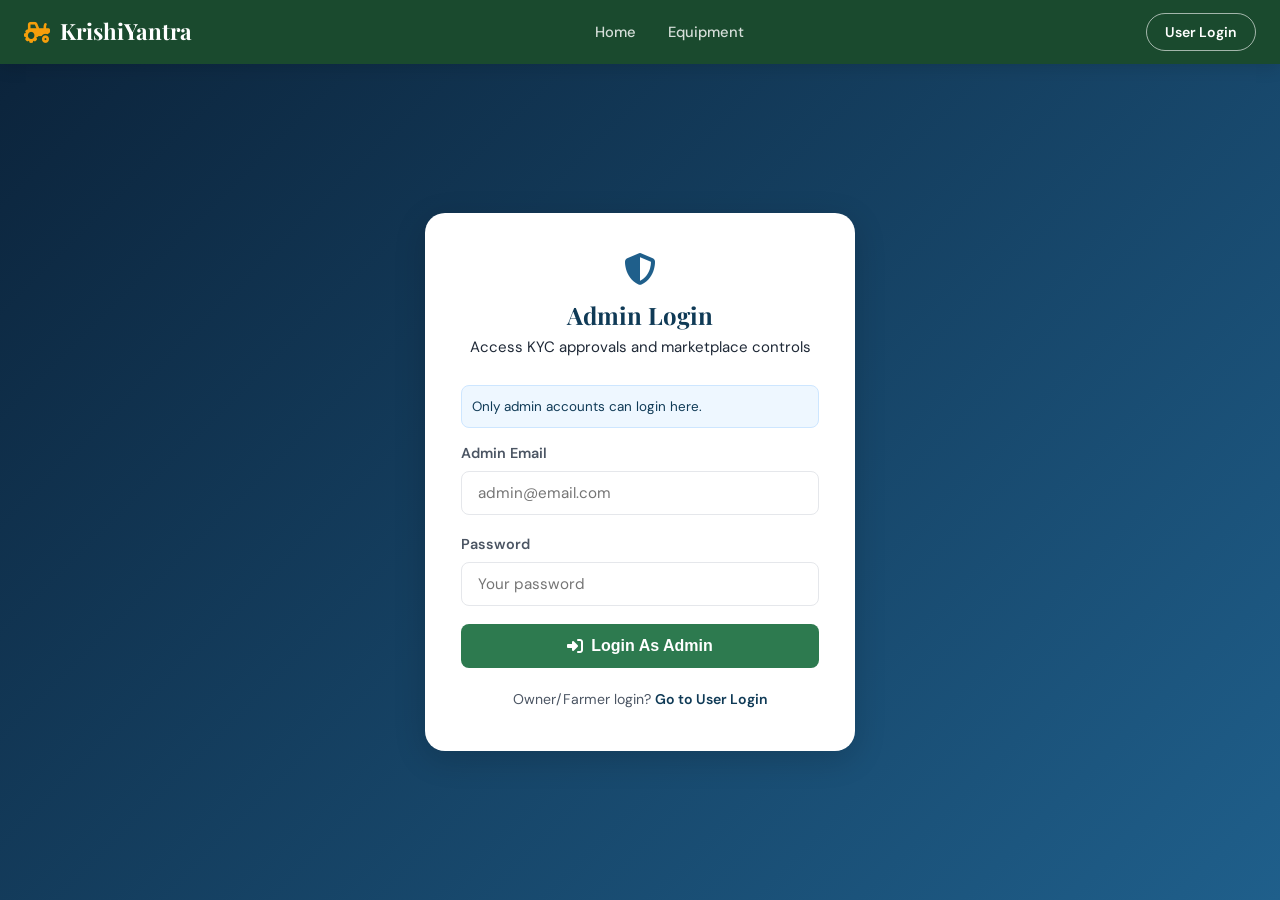
<file: frontend/pages/admin-panel.html>
<!DOCTYPE html>
<html lang="en">
<head>
  <meta charset="UTF-8"/>
  <meta name="viewport" content="width=device-width, initial-scale=1.0"/>
  <title>Admin Panel - KrishiYantra</title>
  <link rel="stylesheet" href="../css/main.css"/>
  <link href="https://fonts.googleapis.com/css2?family=Playfair+Display:wght@700;900&family=DM+Sans:wght@400;500;600&display=swap" rel="stylesheet"/>
  <link rel="stylesheet" href="https://cdnjs.cloudflare.com/ajax/libs/font-awesome/6.5.0/css/all.min.css"/>
  <style>
    .hero {
      background: linear-gradient(130deg, #102a43 0%, #1f5f8b 50%, #2c7da0 100%);
      color: #fff;
      padding: 38px 24px 30px;
    }
    .hero h1 { font-family: 'Playfair Display', serif; font-size: 2rem; }
    .hero p { color: rgba(255,255,255,0.82); }

    .admin-wrap { max-width: 1200px; margin: 26px auto; padding: 0 24px; }

    .stats-grid {
      display: grid;
      grid-template-columns: repeat(5, minmax(0, 1fr));
      gap: 12px;
      margin-bottom: 16px;
    }
    .stat-card {
      border: 1px solid var(--gray-200);
      border-radius: var(--radius-sm);
      background: #fff;
      padding: 14px;
      box-shadow: var(--shadow-sm);
    }
    .stat-label { color: var(--gray-600); font-size: 0.8rem; }
    .stat-value { font-size: 1.35rem; color: #0f3a56; font-weight: 800; margin-top: 4px; }

    .grid {
      display: grid;
      grid-template-columns: 1fr 1fr;
      gap: 16px;
    }
    .panel {
      border: 1px solid var(--gray-200);
      border-radius: var(--radius);
      background: #fff;
      box-shadow: var(--shadow-sm);
      padding: 16px;
    }
    .panel h3 {
      margin-bottom: 12px;
      font-family: 'Playfair Display', serif;
      font-size: 1.15rem;
      color: #0f3a56;
    }

    .row-card {
      border: 1px solid var(--gray-200);
      border-radius: var(--radius-sm);
      padding: 10px;
      margin-bottom: 8px;
    }
    .row-title { font-weight: 700; color: #0f3a56; }
    .row-meta { font-size: 0.82rem; color: var(--gray-600); margin-top: 4px; }
    .actions { display: flex; gap: 8px; flex-wrap: wrap; margin-top: 8px; }

    .commission-box {
      border: 1px dashed #93c5fd;
      border-radius: var(--radius-sm);
      background: #f5f9ff;
      padding: 12px;
      margin-bottom: 10px;
    }

    .empty { color: var(--gray-400); text-align: center; padding: 16px; }

    .live-badge {
      display: inline-flex;
      align-items: center;
      justify-content: center;
      min-width: 24px;
      height: 24px;
      padding: 0 8px;
      border-radius: 999px;
      font-size: 0.76rem;
      font-weight: 800;
      color: #fff;
      background: #dc2626;
      margin-left: 8px;
      box-shadow: 0 0 0 0 rgba(220, 38, 38, 0.45);
      animation: pulseBadge 1.8s infinite;
    }

    @keyframes pulseBadge {
      0% { box-shadow: 0 0 0 0 rgba(220, 38, 38, 0.45); }
      70% { box-shadow: 0 0 0 8px rgba(220, 38, 38, 0); }
      100% { box-shadow: 0 0 0 0 rgba(220, 38, 38, 0); }
    }

    .live-badge.hidden {
      display: none;
    }

    @media(max-width:980px) {
      .stats-grid { grid-template-columns: repeat(2, minmax(0, 1fr)); }
      .grid { grid-template-columns: 1fr; }
    }
  </style>
</head>
<body>
  <nav class="navbar">
    <div class="nav-brand"><i class="fa-solid fa-tractor"></i><span>KrishiYantra</span></div>
    <ul class="nav-links" id="navLinks">
      <li><a href="../index.html">Home</a></li>
      <li><a href="equipment.html">Equipment</a></li>
      <li><a href="owner-dashboard.html">Owner Dashboard</a></li>
      <li><a href="admin-panel.html" class="active">Admin Panel</a></li>
      <li><a href="contact.html">Contact</a></li>
    </ul>
    <div class="nav-auth" id="navAuth">
      <a href="login.html" class="btn-outline">Login</a>
      <a href="register.html" class="btn-primary">Register</a>
    </div>
    <button class="hamburger" id="hamburger"><i class="fa-solid fa-bars"></i></button>
  </nav>

  <div class="hero">
    <h1>Marketplace Admin Panel</h1>
    <p>Approve owner KYC, configure platform commission, and resolve disputes.</p>
  </div>

  <div class="admin-wrap">
    <div id="alertBox"></div>

    <div class="stats-grid" id="statsGrid">
      <div class="stat-card"><div class="stat-label">Pending KYC</div><div class="stat-value">-</div></div>
      <div class="stat-card"><div class="stat-label">Approved Owners</div><div class="stat-value">-</div></div>
      <div class="stat-card"><div class="stat-label">Open Disputes</div><div class="stat-value">-</div></div>
      <div class="stat-card"><div class="stat-label">Total Commission</div><div class="stat-value">-</div></div>
      <div class="stat-card"><div class="stat-label">Owner Payout</div><div class="stat-value">-</div></div>
    </div>

    <div class="grid">
      <section class="panel">
        <h3><i class="fa-solid fa-user-check"></i> Owner KYC Approvals <span id="pendingKycBadge" class="live-badge hidden">0</span></h3>
        <div id="kycList"><div class="loading-spinner"><i class="fa-solid fa-spinner fa-spin"></i> Loading...</div></div>
      </section>

      <section class="panel">
        <h3><i class="fa-solid fa-percent"></i> Commission Settings</h3>
        <div class="commission-box" id="commissionInfo"></div>
        <div class="form-group">
          <label>Default Commission Percent</label>
          <input type="number" id="commissionInput" min="0" max="100" step="0.1"/>
        </div>
        <button class="btn-green" onclick="saveCommission()"><i class="fa-solid fa-floppy-disk"></i> Save Commission</button>

        <h3 style="margin-top:18px;"><i class="fa-solid fa-scale-balanced"></i> Disputes</h3>
        <div id="disputeList"><div class="loading-spinner"><i class="fa-solid fa-spinner fa-spin"></i> Loading...</div></div>
      </section>
    </div>
  </div>

  <script src="../js/main.js"></script>
  <script>
    let lastPendingKycCount = null;
    let kycPollTimer = null;
    let kycAudioContext = null;

    function requireAdmin() {
      const user = getUser();
      if (!isLoggedIn()) {
        window.location.href = 'admin-login.html?redirect=admin-panel.html';
        return false;
      }
      if (!user || String(user.role || '').toLowerCase() !== 'admin') {
        showAlert('alertBox', 'Admin account required to access this page.', 'error');
        setTimeout(() => window.location.href = 'admin-login.html?redirect=admin-panel.html', 900);
        return false;
      }
      return true;
    }

    function initKycAudio() {
      if (kycAudioContext) return;
      const AudioContextClass = window.AudioContext || window.webkitAudioContext;
      if (!AudioContextClass) return;
      try {
        kycAudioContext = new AudioContextClass();
      } catch (_) {
        kycAudioContext = null;
      }
    }

    function playKycSoundNotification() {
      initKycAudio();
      if (!kycAudioContext) return;

      const scheduleBeep = (startAt, frequency, duration) => {
        const osc = kycAudioContext.createOscillator();
        const gain = kycAudioContext.createGain();

        osc.type = 'sine';
        osc.frequency.value = frequency;
        gain.gain.value = 0;

        osc.connect(gain);
        gain.connect(kycAudioContext.destination);

        gain.gain.setValueAtTime(0, startAt);
        gain.gain.linearRampToValueAtTime(0.06, startAt + 0.01);
        gain.gain.exponentialRampToValueAtTime(0.001, startAt + duration);

        osc.start(startAt);
        osc.stop(startAt + duration + 0.02);
      };

      const now = kycAudioContext.currentTime;
      const play = () => {
        scheduleBeep(now + 0.01, 880, 0.12);
        scheduleBeep(now + 0.19, 988, 0.12);
      };

      if (kycAudioContext.state === 'suspended') {
        kycAudioContext.resume().then(play).catch(() => {});
      } else {
        play();
      }
    }

    async function initAdmin() {
      if (!requireAdmin()) return;
      await Promise.all([loadDashboard(), loadKyc(), loadCommission(), loadDisputes()]);
      startKycRealtimePolling();
    }

    function updatePendingKycBadge(count) {
      const badge = document.getElementById('pendingKycBadge');
      if (!badge) return;

      const normalized = Number(count || 0);
      if (normalized <= 0) {
        badge.classList.add('hidden');
        badge.textContent = '0';
        document.title = 'Admin Panel - KrishiYantra';
        return;
      }

      badge.classList.remove('hidden');
      badge.textContent = normalized > 99 ? '99+' : String(normalized);
      document.title = `(${badge.textContent}) Admin Panel - KrishiYantra`;
    }

    function startKycRealtimePolling() {
      if (kycPollTimer) clearInterval(kycPollTimer);
      kycPollTimer = setInterval(() => {
        if (document.hidden) return;
        loadKyc(true);
      }, 5000);
    }

    async function loadDashboard() {
      try {
        const res = await apiCall('GET', '/admin/dashboard', null, true);
        document.getElementById('statsGrid').innerHTML = `
          <div class="stat-card"><div class="stat-label">Pending KYC</div><div class="stat-value">${res.pending_kyc || 0}</div></div>
          <div class="stat-card"><div class="stat-label">Approved Owners</div><div class="stat-value">${res.approved_owners || 0}</div></div>
          <div class="stat-card"><div class="stat-label">Open Disputes</div><div class="stat-value">${res.open_disputes || 0}</div></div>
          <div class="stat-card"><div class="stat-label">Total Commission</div><div class="stat-value">Rs. ${(res.total_commission || 0).toLocaleString('en-IN')}</div></div>
          <div class="stat-card"><div class="stat-label">Owner Payout</div><div class="stat-value">Rs. ${(res.total_owner_payout || 0).toLocaleString('en-IN')}</div></div>
        `;
      } catch (e) {
        showAlert('alertBox', e.message || 'Unable to load dashboard summary.', 'error');
      }
    }

    async function loadKyc(fromPoll = false) {
      const wrap = document.getElementById('kycList');
      try {
        const res = await apiCall('GET', '/admin/owner-kyc/pending', null, true);
        const owners = res.owners || [];
        const pendingCount = owners.length;

        if (fromPoll && lastPendingKycCount !== null && pendingCount > lastPendingKycCount) {
          const delta = pendingCount - lastPendingKycCount;
          showAlert('alertBox', `${delta} new pending KYC request${delta > 1 ? 's' : ''} received.`, 'info');
          playKycSoundNotification();
        }

        lastPendingKycCount = pendingCount;
        updatePendingKycBadge(pendingCount);

        if (!owners.length) {
          wrap.innerHTML = '<div class="empty">No pending KYC submissions.</div>';
          return;
        }

        wrap.innerHTML = owners.map((owner) => {
          const details = owner.kyc_details || {};
          return `
            <div class="row-card">
              <div class="row-title">${owner.name} (${owner.email})</div>
              <div class="row-meta">Phone: ${owner.phone || '-'} | Location: ${owner.location || '-'}</div>
              <div class="row-meta">Business: ${details.business_name || '-'} | ID: ${details.id_number || '-'} | PAN: ${details.pan_number || '-'}</div>
              <div class="actions">
                <button class="btn-green" onclick="reviewKyc('${owner.id}', 'approved')"><i class="fa-solid fa-check"></i> Approve</button>
                <button class="btn-outline" style="border-color:#fca5a5;color:#b91c1c;" onclick="reviewKyc('${owner.id}', 'rejected')"><i class="fa-solid fa-xmark"></i> Reject</button>
              </div>
            </div>
          `;
        }).join('');
      } catch (e) {
        updatePendingKycBadge(lastPendingKycCount || 0);
        wrap.innerHTML = `<div class="empty">${e.message || 'Failed to load KYC list.'}</div>`;
      }
    }

    async function reviewKyc(ownerId, decision) {
      const notes = window.prompt(`Optional notes for ${decision}:`, '') || '';
      try {
        await apiCall('PUT', `/admin/owner-kyc/${ownerId}/decision`, { decision, notes }, true);
        showAlert('alertBox', `Owner KYC ${decision}.`, 'success');
        await Promise.all([loadDashboard(), loadKyc()]);
      } catch (e) {
        showAlert('alertBox', e.message || 'Failed to update KYC decision.', 'error');
      }
    }

    async function loadCommission() {
      try {
        const res = await apiCall('GET', '/admin/commission', null, true);
        document.getElementById('commissionInfo').innerHTML = `Current default commission: <strong>${Number(res.default_percent || 0)}%</strong><br/>Last updated by: ${res.updated_by || 'system'}`;
        document.getElementById('commissionInput').value = Number(res.default_percent || 0);
      } catch (e) {
        document.getElementById('commissionInfo').textContent = e.message || 'Failed to load commission settings.';
      }
    }

    async function saveCommission() {
      const value = Number(document.getElementById('commissionInput').value || 0);
      if (Number.isNaN(value) || value < 0 || value > 100) {
        showAlert('alertBox', 'Commission must be between 0 and 100.', 'error');
        return;
      }

      try {
        await apiCall('PUT', '/admin/commission', { default_percent: value }, true);
        showAlert('alertBox', 'Commission settings saved.', 'success');
        await Promise.all([loadDashboard(), loadCommission()]);
      } catch (e) {
        showAlert('alertBox', e.message || 'Failed to save commission settings.', 'error');
      }
    }

    async function loadDisputes() {
      const wrap = document.getElementById('disputeList');
      try {
        const res = await apiCall('GET', '/admin/disputes', null, true);
        const disputes = res.disputes || [];
        if (!disputes.length) {
          wrap.innerHTML = '<div class="empty">No disputes filed.</div>';
          return;
        }

        wrap.innerHTML = disputes.map((item) => `
          <div class="row-card">
            <div class="row-title">${item.issue_type || 'other'} dispute | Status: ${item.status}</div>
            <div class="row-meta">Rental: ${item.rental_id} | Raised by: ${item.raised_by_name || '-'}</div>
            <div class="row-meta">${item.description}</div>
            <div class="actions">
              <button class="btn-outline" onclick="updateDispute('${item.id}', 'reviewing')">Mark Reviewing</button>
              <button class="btn-green" onclick="updateDispute('${item.id}', 'resolved')">Resolve</button>
              <button class="btn-outline" style="border-color:#fca5a5;color:#b91c1c;" onclick="updateDispute('${item.id}', 'rejected')">Reject</button>
            </div>
          </div>
        `).join('');
      } catch (e) {
        wrap.innerHTML = `<div class="empty">${e.message || 'Failed to load disputes.'}</div>`;
      }
    }

    async function updateDispute(disputeId, status) {
      const admin_notes = window.prompt('Admin note (optional):', '') || '';
      const resolution_note = status === 'resolved' ? (window.prompt('Resolution note:', '') || '') : '';
      try {
        await apiCall('PUT', `/admin/disputes/${disputeId}/status`, { status, admin_notes, resolution_note }, true);
        showAlert('alertBox', `Dispute marked as ${status}.`, 'success');
        await Promise.all([loadDashboard(), loadDisputes()]);
      } catch (e) {
        showAlert('alertBox', e.message || 'Unable to update dispute.', 'error');
      }
    }

    initAdmin();

    document.addEventListener('visibilitychange', () => {
      if (document.hidden) return;
      loadKyc(true);
    });

    // Prime audio context on first user interaction for better browser compatibility.
    document.addEventListener('pointerdown', () => {
      initKycAudio();
      if (kycAudioContext && kycAudioContext.state === 'suspended') {
        kycAudioContext.resume().catch(() => {});
      }
    }, { once: true });
  </script>
</body>
</html>
</file>
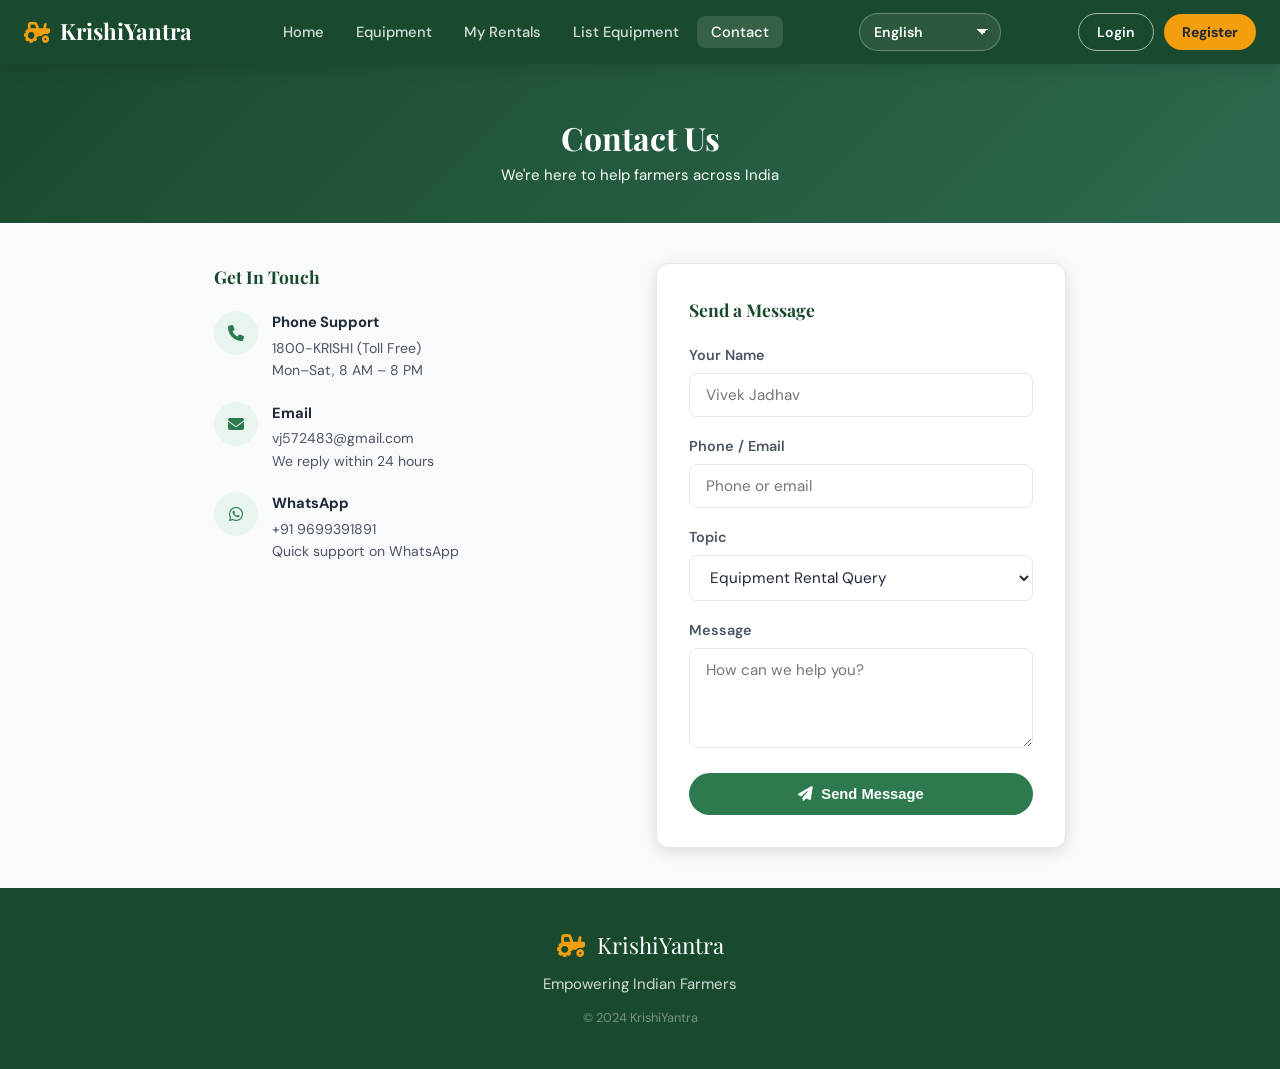
<file: frontend/pages/contact.html>
<!DOCTYPE html>
<html lang="en">
<head>
  <meta charset="UTF-8"/>
  <meta name="viewport" content="width=device-width, initial-scale=1.0"/>
  <title>Contact - KrishiYantra</title>
  <link rel="stylesheet" href="../css/main.css"/>
  <link href="https://fonts.googleapis.com/css2?family=Playfair+Display:wght@700;900&family=DM+Sans:wght@400;500;600&display=swap" rel="stylesheet"/>
  <link rel="stylesheet" href="https://cdnjs.cloudflare.com/ajax/libs/font-awesome/6.5.0/css/all.min.css"/>
  <style>
    .page-header { background: linear-gradient(135deg, var(--green-dark), #2d6a4f); color: white; padding: 48px 24px 36px; text-align: center; }
    .page-header h1 { font-family: 'Playfair Display', serif; font-size: 2rem; }
    .contact-page { max-width: 900px; margin: 40px auto; padding: 0 24px; display: grid; grid-template-columns: 1fr 1fr; gap: 32px; }
    .contact-info h3 { font-family: 'Playfair Display', serif; color: var(--green-dark); margin-bottom: 20px; }
    .info-item { display: flex; gap: 14px; margin-bottom: 20px; align-items: flex-start; }
    .info-icon { width: 44px; height: 44px; background: var(--green-pale); border-radius: 50%; display: flex; align-items: center; justify-content: center; color: var(--green-mid); font-size: 1rem; flex-shrink: 0; }
    .info-item h4 { font-weight: 700; color: var(--gray-800); margin-bottom: 2px; font-size: 0.92rem; }
    .info-item p { color: var(--gray-600); font-size: 0.88rem; }
    .contact-form-card { background: var(--white); border-radius: var(--radius); padding: 32px; box-shadow: var(--shadow-md); border: 1px solid var(--gray-200); }
    .contact-form-card h3 { font-family: 'Playfair Display', serif; color: var(--green-dark); margin-bottom: 20px; }
    @media(max-width:600px) { .contact-page { grid-template-columns: 1fr; } }
  </style>
</head>
<body>
  <nav class="navbar">
    <div class="nav-brand"><i class="fa-solid fa-tractor"></i><span>KrishiYantra</span></div>
    <ul class="nav-links" id="navLinks">
      <li><a href="../index.html">Home</a></li><li><a href="equipment.html">Equipment</a></li>
      <li><a href="my-rentals.html">My Rentals</a></li><li><a href="list-equipment.html">List Equipment</a></li>
      <li><a href="contact.html" class="active">Contact</a></li>
    </ul>
    <div class="nav-auth" id="navAuth">
      <a href="login.html" class="btn-outline">Login</a>
      <a href="register.html" class="btn-primary">Register</a>
    </div>
    <button class="hamburger" id="hamburger"><i class="fa-solid fa-bars"></i></button>
  </nav>

  <div class="page-header">
    <h1>Contact Us</h1>
    <p>We're here to help farmers across India</p>
  </div>

  <div class="contact-page">
    <div class="contact-info">
      <h3>Get In Touch</h3>
      <div class="info-item">
        <div class="info-icon"><i class="fa-solid fa-phone"></i></div>
        <div><h4>Phone Support</h4><p>1800-KRISHI (Toll Free)<br/>Mon–Sat, 8 AM – 8 PM</p></div>
      </div>
      <div class="info-item">
        <div class="info-icon"><i class="fa-solid fa-envelope"></i></div>
        <div><h4>Email</h4><p>vj572483@gmail.com<br/>We reply within 24 hours</p></div>
      </div>
      <div class="info-item">
        <div class="info-icon"><i class="fa-brands fa-whatsapp"></i></div>
        <div><h4>WhatsApp</h4><p>+91 9699391891<br/>Quick support on WhatsApp</p></div>
      </div>
    </div>

    <div class="contact-form-card">
      <h3>Send a Message</h3>
      <div id="alertBox"></div>
      <div class="form-group"><label>Your Name</label><input type="text" id="cName" placeholder="Vivek Jadhav"/></div>
      <div class="form-group"><label>Phone / Email</label><input type="text" id="cContact" placeholder="Phone or email"/></div>
      <div class="form-group">
        <label>Topic</label>
        <select id="cTopic">
          <option>Equipment Rental Query</option>
          <option>Payment Issue</option>
          <option>List My Equipment</option>
          <option>Technical Support</option>
          <option>Other</option>
        </select>
      </div>
      <div class="form-group"><label>Message</label><textarea id="cMessage" placeholder="How can we help you?"></textarea></div>
      <button class="btn-green" style="width:100%;justify-content:center;padding:13px;" onclick="sendMessage()">
        <i class="fa-solid fa-paper-plane"></i> Send Message
      </button>
    </div>
  </div>

  <footer class="footer">
    <div class="footer-brand"><i class="fa-solid fa-tractor"></i> KrishiYantra</div>
    <p>Empowering Indian Farmers</p>
    <p class="footer-copy">© 2024 KrishiYantra</p>
  </footer>

  <script src="../js/main.js"></script>
  <script>
    async function sendMessage() {
      const name = document.getElementById('cName').value.trim();
      const contact = document.getElementById('cContact').value.trim();
      const message = document.getElementById('cMessage').value.trim();
      if (!name || !contact || !message) { showAlert('alertBox','Please fill all fields','error'); return; }
      try {
        await apiCall('POST', '/contact', {
          name, contact, topic: document.getElementById('cTopic').value, message
        });
        showAlert('alertBox', '✅ Message sent! We\'ll get back to you soon.', 'success');
        ['cName','cContact','cMessage'].forEach(id => document.getElementById(id).value='');
      } catch(e) {
        showAlert('alertBox', e.message || 'Failed to send message. Please try again.', 'error');
      }
    }
  </script>
</body>
</html>
</file>
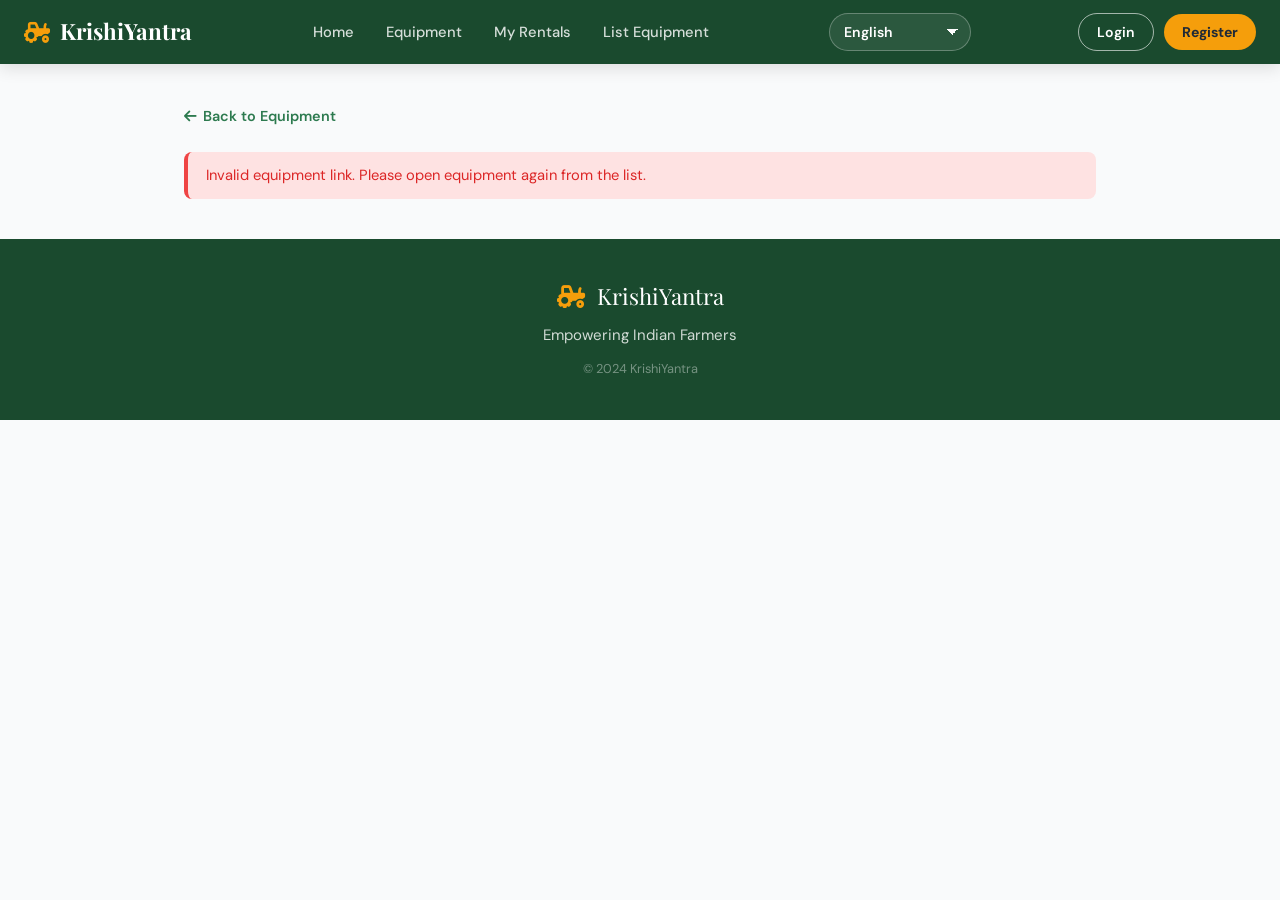
<file: frontend/pages/equipment-detail.html>
<!DOCTYPE html>
<html lang="en">
<head>
  <meta charset="UTF-8"/>
  <meta name="viewport" content="width=device-width, initial-scale=1.0"/>
  <title>Equipment Detail - KrishiYantra</title>
  <link rel="stylesheet" href="../css/main.css"/>
  <link href="https://fonts.googleapis.com/css2?family=Playfair+Display:wght@700;900&family=DM+Sans:wght@400;500;600&display=swap" rel="stylesheet"/>
  <link rel="stylesheet" href="https://cdnjs.cloudflare.com/ajax/libs/font-awesome/6.5.0/css/all.min.css"/>
  <style>
    .detail-page { max-width: 960px; margin: 40px auto; padding: 0 24px; }
    .back-link { color: var(--green-mid); font-size: 0.9rem; font-weight: 600; margin-bottom: 24px; display: inline-flex; align-items: center; gap: 6px; }
    .detail-grid { display: grid; grid-template-columns: 1fr 1fr; gap: 32px; }
    .detail-image {
      width: 100%; height: 320px; background: var(--green-pale);
      border-radius: var(--radius); display: flex; align-items: center;
      justify-content: center; font-size: 7rem; border: 1px solid var(--gray-200);
    }
    .detail-name { font-family: 'Playfair Display', serif; font-size: 1.8rem; font-weight: 900; color: var(--green-dark); margin-bottom: 10px; }
    .detail-meta { display: flex; gap: 16px; flex-wrap: wrap; margin-bottom: 18px; font-size: 0.88rem; color: var(--gray-600); }
    .detail-meta span { display: flex; align-items: center; gap: 5px; }
    .detail-rating { margin-bottom: 14px; font-size: 0.9rem; color: var(--gray-600); display: flex; align-items: center; gap: 8px; }
    .detail-rating .star { color: #f59e0b; }
    .detail-price { font-size: 2rem; font-weight: 900; color: var(--green-mid); margin-bottom: 20px; }
    .detail-price small { font-size: 0.9rem; color: var(--gray-400); font-weight: 400; }
    .detail-desc { color: var(--gray-600); line-height: 1.7; margin-bottom: 24px; font-size: 0.93rem; }
    .owner-card {
      background: var(--green-pale); border-radius: var(--radius); padding: 16px;
      display: flex; align-items: center; gap: 14px; margin-bottom: 24px;
    }
    .owner-avatar {
      width: 50px; height: 50px; background: var(--green-mid); border-radius: 50%;
      display: flex; align-items: center; justify-content: center;
      color: white; font-size: 1.2rem; font-weight: 700; flex-shrink: 0;
    }
    .owner-info h4 { font-weight: 700; color: var(--green-dark); margin-bottom: 2px; }
    .owner-info span { font-size: 0.82rem; color: var(--gray-600); }

    .booking-form { background: var(--white); border: 1.5px solid var(--gray-200); border-radius: var(--radius); padding: 24px; margin-top: 32px; }
    .booking-form h3 { font-family: 'Playfair Display', serif; font-size: 1.3rem; color: var(--green-dark); margin-bottom: 20px; }
    .booking-summary {
      background: var(--green-pale); border-radius: var(--radius-sm); padding: 14px;
      margin: 16px 0; font-size: 0.9rem;
    }
    .booking-summary .summary-row { display: flex; justify-content: space-between; padding: 4px 0; }
    .booking-summary .summary-total { font-weight: 700; border-top: 1px solid var(--gray-200); padding-top: 8px; margin-top: 4px; color: var(--green-dark); font-size: 1rem; }

    .alt-wrap {
      margin-top: 24px;
      background: #fffdf3;
      border: 1px solid #f5de8d;
      border-radius: var(--radius);
      padding: 18px;
    }
    .alt-title {
      color: #7c4a03;
      font-weight: 800;
      margin-bottom: 12px;
      display: flex;
      align-items: center;
      gap: 8px;
    }
    .alt-grid {
      display: grid;
      grid-template-columns: repeat(2, minmax(0, 1fr));
      gap: 12px;
    }
    .alt-card {
      background: var(--white);
      border: 1px solid #f2d27a;
      border-radius: var(--radius-sm);
      padding: 12px;
    }
    .alt-name { font-weight: 700; color: var(--green-dark); margin-bottom: 6px; }
    .alt-meta { color: var(--gray-600); font-size: 0.84rem; margin-bottom: 8px; }
    .alt-price { color: var(--green-mid); font-weight: 800; margin-bottom: 8px; }

    @media(max-width:700px) {
      .detail-grid { grid-template-columns: 1fr; }
      .alt-grid { grid-template-columns: 1fr; }
    }
  </style>
</head>
<body>
  <nav class="navbar">
    <div class="nav-brand"><i class="fa-solid fa-tractor"></i><span>KrishiYantra</span></div>
    <ul class="nav-links" id="navLinks">
      <li><a href="../index.html">Home</a></li>
      <li><a href="equipment.html">Equipment</a></li>
      <li><a href="my-rentals.html">My Rentals</a></li>
      <li><a href="list-equipment.html">List Equipment</a></li>
    </ul>
    <div class="nav-auth" id="navAuth">
      <a href="login.html" class="btn-outline">Login</a>
      <a href="register.html" class="btn-primary">Register</a>
    </div>
    <button class="hamburger" id="hamburger"><i class="fa-solid fa-bars"></i></button>
  </nav>

  <div class="detail-page">
    <a href="equipment.html" class="back-link"><i class="fa-solid fa-arrow-left"></i> Back to Equipment</a>
    <div id="alertBox"></div>
    <div id="detailContent"><div class="loading-spinner"><i class="fa-solid fa-spinner fa-spin"></i> Loading...</div></div>
  </div>

  <footer class="footer">
    <div class="footer-brand"><i class="fa-solid fa-tractor"></i> KrishiYantra</div>
    <p>Empowering Indian Farmers</p>
    <p class="footer-copy">© 2024 KrishiYantra</p>
  </footer>

  <script src="../js/main.js"></script>
  <script src="https://checkout.razorpay.com/v1/checkout.js"></script>
  <script>
    const urlParams = new URLSearchParams(window.location.search);
    const equipId = urlParams.get('id');
    let currentEquipment = null;
    let detailRefreshTimer = null;
    let bookingDraft = {
      startDate: '',
      endDate: '',
      deliveryAddress: '',
      notes: ''
    };
    const DETAIL_REFRESH_INTERVAL = 6000; // 6 seconds
    const ICONS = { tractor:'🚜', harvester:'🌾', rotavator:'⚙️', sprayer:'💧', thresher:'🌿', plough:'🔧', seeder:'🌱', pump:'🪣' };
    const safeText = (value) => String(value || '').replace(/[&<>"']/g, (m) => {
      if (m === '&') return '&amp;';
      if (m === '<') return '&lt;';
      if (m === '>') return '&gt;';
      if (m === '"') return '&quot;';
      return '&#39;';
    });

    function formatShortDate(rawDate) {
      const value = String(rawDate || '').trim();
      if (!value) return '';
      const parsed = new Date(`${value}T00:00:00`);
      if (Number.isNaN(parsed.getTime())) return value;
      return parsed.toLocaleDateString('en-IN', { day: '2-digit', month: 'short', year: 'numeric' });
    }

    function startDetailRefresh() {
      if (detailRefreshTimer) clearInterval(detailRefreshTimer);
      detailRefreshTimer = setInterval(() => {
        if (document.hidden) return; // Pause if tab is not visible
        if (isEditingBookingForm()) return; // Do not interrupt active input
        loadDetail();
      }, DETAIL_REFRESH_INTERVAL);
    }

    function stopDetailRefresh() {
      if (detailRefreshTimer) {
        clearInterval(detailRefreshTimer);
        detailRefreshTimer = null;
      }
    }

    // Listen for visibility changes
    document.addEventListener('visibilitychange', () => {
      if (document.hidden) stopDetailRefresh();
      else startDetailRefresh();
    });

    async function loadDetail() {
      if (!equipId) {
        showAlert('alertBox', 'Invalid equipment link. Please open equipment again from the list.', 'error');
        document.getElementById('detailContent').innerHTML = '';
        return;
      }

      if (!/^[a-f\d]{24}$/i.test(equipId)) {
        showAlert('alertBox', 'This equipment link is outdated. Please open the item again from the Equipment page.', 'error');
        document.getElementById('detailContent').innerHTML = '<div class="no-results">Invalid equipment ID format.</div>';
        return;
      }

      try {
        const res = await apiCall('GET', `/equipment/${equipId}`);
        if (!res.equipment) {
          throw new Error(res.error || 'Equipment not found');
        }
        renderDetail(res.equipment);
      } catch(e) {
        showAlert('alertBox', e.message || 'Unable to load equipment from backend.', 'error');
        document.getElementById('detailContent').innerHTML = '<div class="no-results">Could not load equipment details.</div>';
      }
    }

    function captureBookingDraft() {
      const startDate = document.getElementById('startDate');
      const endDate = document.getElementById('endDate');
      const deliveryAddress = document.getElementById('deliveryAddress');
      const notes = document.getElementById('notes');
      if (!startDate || !endDate || !deliveryAddress || !notes) return;

      bookingDraft = {
        startDate: startDate.value || '',
        endDate: endDate.value || '',
        deliveryAddress: deliveryAddress.value || '',
        notes: notes.value || ''
      };
    }

    function restoreBookingDraft(pricePerDay, isAvailable) {
      if (!isAvailable) return;

      const startDate = document.getElementById('startDate');
      const endDate = document.getElementById('endDate');
      const deliveryAddress = document.getElementById('deliveryAddress');
      const notes = document.getElementById('notes');
      if (!startDate || !endDate || !deliveryAddress || !notes) return;

      if (bookingDraft.startDate) startDate.value = bookingDraft.startDate;
      if (bookingDraft.endDate) endDate.value = bookingDraft.endDate;
      if (bookingDraft.deliveryAddress) deliveryAddress.value = bookingDraft.deliveryAddress;
      if (bookingDraft.notes) notes.value = bookingDraft.notes;

      if (startDate.value && endDate.value) {
        calcTotal(pricePerDay);
      }
    }

    function wireBookingDraftListeners() {
      const ids = ['startDate', 'endDate', 'deliveryAddress', 'notes'];
      ids.forEach((id) => {
        const el = document.getElementById(id);
        if (!el) return;
        el.addEventListener('input', captureBookingDraft);
        el.addEventListener('change', captureBookingDraft);
      });
    }

    function isEditingBookingForm() {
      const active = document.activeElement;
      if (!active) return false;
      return active.id === 'startDate' || active.id === 'endDate' || active.id === 'deliveryAddress' || active.id === 'notes';
    }

    function renderDetail(eq) {
      captureBookingDraft();
      currentEquipment = eq;
      const isAvailable = eq.available !== false;
      const user = getUser();
      const role = user && user.role ? String(user.role).toLowerCase() : '';
      const canViewAvailabilityStatus = isLoggedIn() && (role === 'farmer' || role === 'renter');
      const icon = ICONS[eq.category] || '🚜';
      const ratingAvg = Number(eq.rating_avg || 0);
      const ratingCount = Number(eq.rating_count || 0);
      const ratingLine = ratingCount > 0
        ? `<div class="detail-rating"><i class="fa-solid fa-star star"></i> ${ratingAvg.toFixed(1)} average rating from ${ratingCount} farmer review${ratingCount === 1 ? '' : 's'}</div>`
        : '<div class="detail-rating"><i class="fa-regular fa-star"></i> No farmer ratings yet</div>';
      const bookedDays = Number(eq.unavailable_booked_days || 0);
      const availableOn = eq.unavailable_until_label || formatShortDate(eq.unavailable_until_date);
      const unavailabilityMessage = bookedDays > 0 && availableOn
        ? `This equipment is already booked for ${bookedDays} day${bookedDays === 1 ? '' : 's'} and is expected to be available on ${availableOn}. We are showing nearby alternatives from other owners below.`
        : (availableOn
          ? `This equipment is already booked and is expected to be available on ${availableOn}. We are showing nearby alternatives from other owners below.`
          : 'This equipment is already booked and currently unavailable. We are showing nearby alternatives from other owners below.');
      const imageHtml = eq.image_url
        ? `<img src="${safeText(eq.image_url)}" alt="${safeText(eq.name)}" style="width:100%;height:100%;object-fit:cover" onerror="this.parentNode.textContent='${icon}'"/>`
        : icon;
      document.title = `${eq.name} - KrishiYantra`;
      document.getElementById('detailContent').innerHTML = `
        <div class="detail-grid">
          <div>
            <div class="detail-image">${imageHtml}</div>
          </div>
          <div class="detail-info">
            <span class="badge badge-green">${eq.category}</span>
            <h1 class="detail-name" style="margin-top:10px">${eq.name}</h1>
            <div class="detail-meta">
              <span><i class="fa-solid fa-location-dot"></i> ${eq.location}</span>
              ${canViewAvailabilityStatus ? `<span><i class="fa-solid fa-circle" style="color:${isAvailable?'#22c55e':'#ef4444'};font-size:0.6rem"></i> ${isAvailable?'Available':'Unavailable'}</span>` : ''}
            </div>
            ${ratingLine}
            <div class="detail-price">₹${eq.price_per_day}<small>/day</small></div>
            <p class="detail-desc">${eq.description || 'Quality farm equipment available for rent.'}</p>
            <div class="owner-card">
              <div class="owner-avatar">${eq.owner_name?eq.owner_name[0]:'O'}</div>
              <div class="owner-info">
                <h4>${eq.owner_name || 'Equipment Owner'}</h4>
                <span><i class="fa-solid fa-phone"></i> ${eq.owner_phone || 'Contact via platform'}</span>
              </div>
            </div>
          </div>
        </div>
        <div class="booking-form">
          <h3><i class="fa-solid fa-calendar-check"></i> Book This Equipment</h3>
          ${canViewAvailabilityStatus && !isAvailable ? `<div class="alert alert-warning">${unavailabilityMessage}</div>` : ''}
          <div style="display:grid;grid-template-columns:1fr 1fr;gap:16px;">
            <div class="form-group">
              <label>Start Date</label>
              <input type="date" id="startDate" min="${new Date().toISOString().split('T')[0]}" onchange="calcTotal(${eq.price_per_day})" ${isAvailable ? '' : 'disabled'}/>
            </div>
            <div class="form-group">
              <label>End Date</label>
              <input type="date" id="endDate" min="${new Date().toISOString().split('T')[0]}" onchange="calcTotal(${eq.price_per_day})" ${isAvailable ? '' : 'disabled'}/>
            </div>
          </div>
          <div class="form-group">
            <label>Delivery Address</label>
            <input type="text" id="deliveryAddress" placeholder="Your field / village address" ${isAvailable ? '' : 'disabled'}/>
            <div style="display:flex;justify-content:flex-end;margin-top:8px;">
              <button type="button" class="btn-map-bold" onclick="openBookingLocationInMaps('${eq.location || ''}')" ${isAvailable ? '' : 'disabled'}>
                <i class="fa-solid fa-map-location-dot"></i> View On Google Maps
              </button>
            </div>
          </div>
          <div class="form-group">
            <label>Special Requests (optional)</label>
            <textarea id="notes" placeholder="Any special requirements..." ${isAvailable ? '' : 'disabled'}></textarea>
          </div>
          <div class="booking-summary" id="bookingSummary" style="display:none">
            <div class="summary-row"><span>Price per day</span><span>₹${eq.price_per_day}</span></div>
            <div class="summary-row"><span>Number of days</span><span id="numDays">-</span></div>
            <div class="summary-row summary-total"><span>Total Amount</span><span id="totalAmt">-</span></div>
          </div>
          <button id="bookBtn" class="btn-green" style="width:100%;justify-content:center;padding:13px;" onclick="bookEquipment('${eq._id}',${eq.price_per_day})" ${isAvailable ? '' : 'disabled'}>
            <i class="fa-solid fa-check-circle"></i> ${isAvailable ? 'Confirm Booking' : 'Already Booked'}
          </button>
        </div>
        <div id="alternativesWrap"></div>
      `;

      restoreBookingDraft(eq.price_per_day, isAvailable);
      wireBookingDraftListeners();

      if (!isAvailable) {
        loadAlternatives(eq);
      }
    }

    async function loadAlternatives(eq) {
      const altWrap = document.getElementById('alternativesWrap');
      if (!altWrap) return;

      altWrap.innerHTML = '<div class="alt-wrap"><div class="alt-title"><i class="fa-solid fa-location-dot"></i> Looking for nearby alternatives...</div></div>';

      try {
        const res = await apiCall('GET', `/equipment/${eq._id}/alternatives?limit=6`);
        const alternatives = res.alternatives || [];

        if (!alternatives.length) {
          altWrap.innerHTML = `
            <div class="alt-wrap">
              <div class="alt-title"><i class="fa-solid fa-circle-info"></i> No nearby alternatives found</div>
              <div class="alt-meta">Try changing location on the equipment page to discover more tractors from other owners.</div>
            </div>
          `;
          return;
        }

        altWrap.innerHTML = `
          <div class="alt-wrap">
            <div class="alt-title"><i class="fa-solid fa-tractor"></i> Nearby ${safeText(eq.category)} options from other owners</div>
            <div class="alt-grid">
              ${alternatives.map((item) => `
                <div class="alt-card">
                  <div class="alt-name">${safeText(item.name)}</div>
                  <div class="alt-meta"><i class="fa-solid fa-location-dot"></i> ${safeText(item.location)} | Owner: ${safeText(item.owner_name || 'Equipment Owner')}</div>
                  <div class="alt-meta"><i class="fa-solid fa-star" style="color:#f59e0b"></i> ${Number(item.rating_count || 0) > 0 ? `${Number(item.rating_avg || 0).toFixed(1)} (${Number(item.rating_count || 0)})` : 'No ratings yet'}</div>
                  <div class="alt-price">₹${item.price_per_day}/day</div>
                  <a class="btn-outline" style="display:inline-flex" href="equipment-detail.html?id=${item._id}">
                    <i class="fa-solid fa-arrow-right"></i> View This Equipment
                  </a>
                </div>
              `).join('')}
            </div>
          </div>
        `;
      } catch (_) {
        altWrap.innerHTML = `
          <div class="alt-wrap">
            <div class="alt-title"><i class="fa-solid fa-circle-exclamation"></i> Could not load alternatives right now</div>
            <div class="alt-meta">Please try again in a moment.</div>
          </div>
        `;
      }
    }

    function calcTotal(pricePerDay) {
      const s = document.getElementById('startDate').value;
      const e = document.getElementById('endDate').value;
      if (!s || !e) return;
      const days = Math.ceil((new Date(e) - new Date(s)) / 86400000);
      if (days <= 0) { document.getElementById('bookingSummary').style.display='none'; return; }
      document.getElementById('numDays').textContent = days;
      document.getElementById('totalAmt').textContent = `₹${days * pricePerDay}`;
      document.getElementById('bookingSummary').style.display = 'block';
    }

    function openBookingLocationInMaps(defaultLocation) {
      const deliveryInput = document.getElementById('deliveryAddress');
      const typedLocation = deliveryInput ? String(deliveryInput.value || '').trim() : '';
      const targetLocation = typedLocation || String(defaultLocation || '').trim();

      if (!targetLocation) {
        showAlert('alertBox', 'Please enter delivery address first to open it on Google Maps.', 'error');
        return;
      }

      const mapsUrl = `https://www.google.com/maps/search/?api=1&query=${encodeURIComponent(targetLocation)}`;
      window.open(mapsUrl, '_blank', 'noopener,noreferrer');
    }

    async function bookEquipment(eqId, price) {
      if (!isLoggedIn()) {
        window.location.href = `login.html?redirect=equipment-detail.html?id=${eqId}`;
        return;
      }
      if (typeof Razorpay === 'undefined') {
        showAlert('alertBox', 'Payment gateway failed to load. Please refresh and try again.', 'error');
        return;
      }
      const startDate = document.getElementById('startDate').value;
      const endDate = document.getElementById('endDate').value;
      const deliveryAddress = document.getElementById('deliveryAddress').value;
      const notes = document.getElementById('notes').value;
      if (!startDate || !endDate || !deliveryAddress) {
        showAlert('alertBox', 'Please fill all required fields', 'error'); return;
      }
      const days = Math.ceil((new Date(endDate) - new Date(startDate)) / 86400000);
      if (days <= 0) { showAlert('alertBox', 'End date must be after start date', 'error'); return; }

      const totalAmount = days * price;
      const bookBtn = document.getElementById('bookBtn');
      if (bookBtn) {
        bookBtn.disabled = true;
        bookBtn.innerHTML = '<i class="fa-solid fa-spinner fa-spin"></i> Processing Payment...';
      }

      const bookingPayload = {
        equipment_id: eqId,
        start_date: startDate,
        end_date: endDate,
        delivery_address: deliveryAddress,
        notes,
        total_amount: totalAmount
      };

      try {
        const order = await apiCall('POST', '/rentals/payment/order', bookingPayload, true);
        const user = getUser() || {};

        const options = {
          key: order.key_id,
          amount: order.amount,
          currency: order.currency || 'INR',
          name: 'KrishiYantra',
          description: 'Equipment Booking Payment',
          order_id: order.order_id,
          prefill: {
            name: (order.prefill && order.prefill.name) || user.name || '',
            email: (order.prefill && order.prefill.email) || user.email || '',
            contact: (order.prefill && order.prefill.contact) || user.phone || ''
          },
          theme: { color: '#2d7a4f' },
          handler: async function (paymentResponse) {
            try {
              const verifyPayload = {
                ...bookingPayload,
                razorpay_order_id: paymentResponse.razorpay_order_id,
                razorpay_payment_id: paymentResponse.razorpay_payment_id,
                razorpay_signature: paymentResponse.razorpay_signature
              };
              const verifyRes = await apiCall('POST', '/rentals/payment/verify', verifyPayload, true);
              if (verifyRes.rental) {
                bookingDraft = { startDate: '', endDate: '', deliveryAddress: '', notes: '' };
                showAlert('alertBox', 'Payment successful. Booking request sent to owner for confirmation.', 'success');
                setTimeout(() => window.location.href = 'my-rentals.html', 1800);
              } else {
                showAlert('alertBox', 'Payment verified but booking could not be created.', 'error');
              }
            } catch (verifyErr) {
              showAlert('alertBox', verifyErr.message || 'Payment verification failed.', 'error');
            } finally {
              if (bookBtn) {
                bookBtn.disabled = false;
                bookBtn.innerHTML = '<i class="fa-solid fa-check-circle"></i> Confirm Booking';
              }
            }
          },
          modal: {
            ondismiss: function () {
              showAlert('alertBox', 'Payment cancelled. Booking was not created.', 'info');
              if (bookBtn) {
                bookBtn.disabled = false;
                bookBtn.innerHTML = '<i class="fa-solid fa-check-circle"></i> Confirm Booking';
              }
            }
          }
        };

        const rzp = new Razorpay(options);
        rzp.open();
      } catch(e) {
        if (bookBtn) {
          bookBtn.disabled = false;
          bookBtn.innerHTML = '<i class="fa-solid fa-check-circle"></i> Confirm Booking';
        }
        if ((e.message || '').toLowerCase().includes('currently unavailable')) {
          showAlert('alertBox', 'This equipment became unavailable. Showing nearby alternatives from other owners.', 'error');
          if (currentEquipment) {
            currentEquipment.available = false;
            loadAlternatives(currentEquipment);
          }
          return;
        }
        if ((e.message || '').toLowerCase().includes('authentication required') || (e.message || '').toLowerCase().includes('unauthorized')) {
          localStorage.removeItem('token');
          localStorage.removeItem('user');
          showAlert('alertBox', 'Your session expired after reseeding. Please login again.', 'error');
          setTimeout(() => {
            window.location.href = `login.html?redirect=equipment-detail.html?id=${eqId}`;
          }, 1500);
          return;
        }
        showAlert('alertBox', e.message || 'Payment initialization failed. Please try again.', 'error');
      }
    }

    loadDetail();
    startDetailRefresh();
  </script>
</body>
</html>
</file>
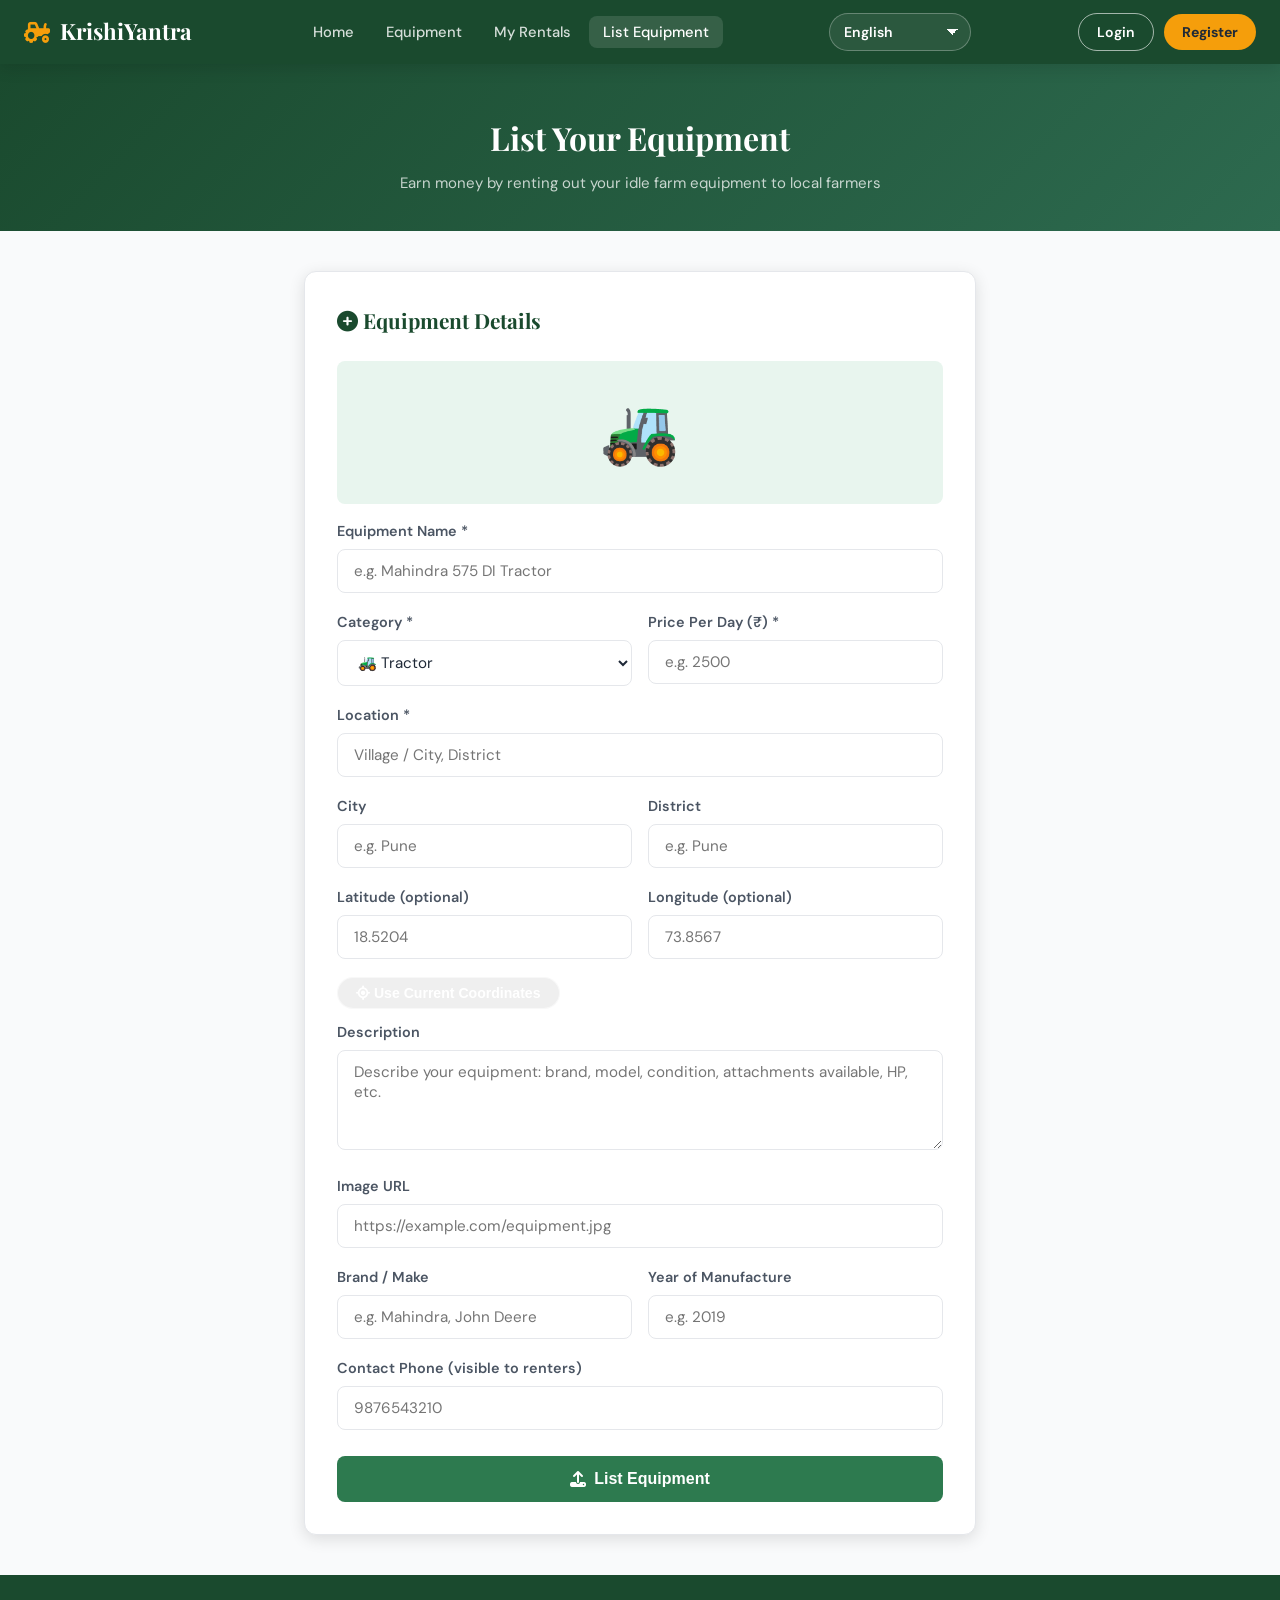
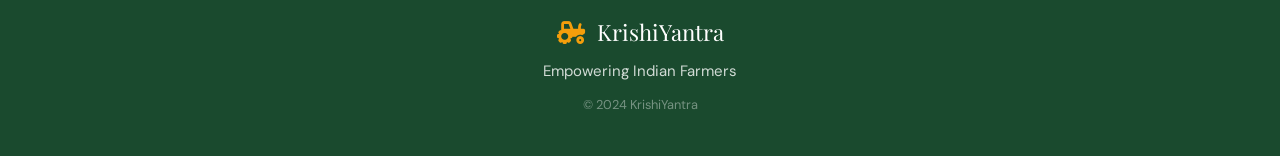
<file: frontend/pages/list-equipment.html>
<!DOCTYPE html>
<html lang="en">
<head>
  <meta charset="UTF-8"/>
  <meta name="viewport" content="width=device-width, initial-scale=1.0"/>
  <title>List Your Equipment - KrishiYantra</title>
  <link rel="stylesheet" href="../css/main.css"/>
  <link href="https://fonts.googleapis.com/css2?family=Playfair+Display:wght@700;900&family=DM+Sans:wght@400;500;600&display=swap" rel="stylesheet"/>
  <link rel="stylesheet" href="https://cdnjs.cloudflare.com/ajax/libs/font-awesome/6.5.0/css/all.min.css"/>
  <style>
    .page-header { background: linear-gradient(135deg, var(--green-dark), #2d6a4f); color: white; padding: 48px 24px 36px; text-align: center; }
    .page-header h1 { font-family: 'Playfair Display', serif; font-size: 2rem; }
    .page-header p { color: rgba(255,255,255,0.75); margin-top: 8px; }
    .list-form { max-width: 720px; margin: 40px auto; padding: 0 24px; }
    .form-card { background: var(--white); border-radius: var(--radius); padding: 32px; box-shadow: var(--shadow-md); border: 1px solid var(--gray-200); }
    .form-card h3 { font-family: 'Playfair Display', serif; color: var(--green-dark); margin-bottom: 24px; font-size: 1.3rem; }
    .two-col { display: grid; grid-template-columns: 1fr 1fr; gap: 16px; }
    .btn-submit { width: 100%; padding: 14px; font-size: 1rem; justify-content: center; border-radius: var(--radius-sm); margin-top: 8px; }
    .preview-icon { font-size: 4rem; text-align: center; padding: 20px; background: var(--green-pale); border-radius: var(--radius-sm); margin-bottom: 16px; }
    @media(max-width:600px) { .two-col { grid-template-columns: 1fr; } }
  </style>
</head>
<body>
  <nav class="navbar">
    <div class="nav-brand"><i class="fa-solid fa-tractor"></i><span>KrishiYantra</span></div>
    <ul class="nav-links" id="navLinks">
      <li><a href="../index.html">Home</a></li><li><a href="equipment.html">Equipment</a></li>
      <li><a href="my-rentals.html">My Rentals</a></li><li><a href="list-equipment.html" class="active">List Equipment</a></li>
    </ul>
    <div class="nav-auth" id="navAuth">
      <a href="login.html" class="btn-outline">Login</a>
      <a href="register.html" class="btn-primary">Register</a>
    </div>
    <button class="hamburger" id="hamburger"><i class="fa-solid fa-bars"></i></button>
  </nav>

  <div class="page-header">
    <h1>List Your Equipment</h1>
    <p>Earn money by renting out your idle farm equipment to local farmers</p>
  </div>

  <div class="list-form">
    <div id="alertBox"></div>
    <div id="kycNotice" class="alert alert-warning" style="display:none;margin-bottom:12px;"></div>
    <div class="form-card">
      <h3><i class="fa-solid fa-plus-circle"></i> Equipment Details</h3>

      <div id="catPreview" class="preview-icon">🚜</div>

      <div class="form-group">
        <label>Equipment Name *</label>
        <input type="text" id="eqName" placeholder="e.g. Mahindra 575 DI Tractor"/>
      </div>
      <div class="two-col">
        <div class="form-group">
          <label>Category *</label>
          <select id="eqCategory" onchange="updateIcon()">
            <option value="tractor">🚜 Tractor</option>
            <option value="harvester">🌾 Harvester</option>
            <option value="rotavator">⚙️ Rotavator</option>
            <option value="sprayer">💧 Sprayer</option>
            <option value="thresher">🌿 Thresher</option>
            <option value="plough">🔧 Plough</option>
            <option value="seeder">🌱 Seeder</option>
            <option value="pump">🪣 Water Pump</option>
          </select>
        </div>
        <div class="form-group">
          <label>Price Per Day (₹) *</label>
          <input type="number" id="eqPrice" placeholder="e.g. 2500" min="100"/>
        </div>
      </div>
      <div class="form-group">
        <label>Location *</label>
        <input type="text" id="eqLocation" placeholder="Village / City, District"/>
      </div>
      <div class="two-col">
        <div class="form-group">
          <label>City</label>
          <input type="text" id="eqCity" placeholder="e.g. Pune"/>
        </div>
        <div class="form-group">
          <label>District</label>
          <input type="text" id="eqDistrict" placeholder="e.g. Pune"/>
        </div>
      </div>
      <div class="two-col">
        <div class="form-group">
          <label>Latitude (optional)</label>
          <input type="number" step="any" id="eqLatitude" placeholder="18.5204"/>
        </div>
        <div class="form-group">
          <label>Longitude (optional)</label>
          <input type="number" step="any" id="eqLongitude" placeholder="73.8567"/>
        </div>
      </div>
      <button type="button" class="btn-outline" style="margin-bottom:12px" onclick="fillCurrentCoordinates()">
        <i class="fa-solid fa-location-crosshairs"></i> Use Current Coordinates
      </button>
      <div class="form-group">
        <label>Description</label>
        <textarea id="eqDesc" placeholder="Describe your equipment: brand, model, condition, attachments available, HP, etc."></textarea>
      </div>
      <div class="form-group">
        <label>Image URL</label>
        <input type="url" id="eqImage" placeholder="https://example.com/equipment.jpg"/>
      </div>
      <div class="two-col">
        <div class="form-group">
          <label>Brand / Make</label>
          <input type="text" id="eqBrand" placeholder="e.g. Mahindra, John Deere"/>
        </div>
        <div class="form-group">
          <label>Year of Manufacture</label>
          <input type="number" id="eqYear" placeholder="e.g. 2019" min="1990" max="2024"/>
        </div>
      </div>
      <div class="form-group">
        <label>Contact Phone (visible to renters)</label>
        <input type="tel" id="eqPhone" placeholder="9876543210"/>
      </div>
      <button class="btn-green btn-submit" onclick="listEquipment()">
        <i class="fa-solid fa-upload"></i> List Equipment
      </button>
    </div>
  </div>

  <footer class="footer">
    <div class="footer-brand"><i class="fa-solid fa-tractor"></i> KrishiYantra</div>
    <p>Empowering Indian Farmers</p>
    <p class="footer-copy">© 2024 KrishiYantra</p>
  </footer>

  <script src="../js/main.js"></script>
  <script>
    const ICONS = { tractor:'🚜', harvester:'🌾', rotavator:'⚙️', sprayer:'💧', thresher:'🌿', plough:'🔧', seeder:'🌱', pump:'🪣' };

    async function loadOwnerKyc() {
      const user = getUser() || {};
      if (!isLoggedIn() || user.role !== 'owner') return;

      try {
        const res = await apiCall('GET', '/admin/owner-kyc/status', null, true);
        const owner = res.owner || {};
        const status = String(owner.kyc_status || 'pending').toLowerCase();
        const localUser = getUser() || {};
        localUser.kyc_status = status;
        localStorage.setItem('user', JSON.stringify(localUser));

        const notice = document.getElementById('kycNotice');
        if (!notice) return;
        if (status !== 'approved') {
          notice.style.display = 'block';
          notice.innerHTML = status === 'rejected'
            ? 'Your KYC was rejected. Update and resubmit KYC from <a href="owner-kyc.html">Owner KYC page</a> before listing equipment.'
            : 'Your KYC is pending admin approval. Listing is disabled until approval. You can track status on <a href="owner-kyc.html">Owner KYC page</a>.';
        } else {
          notice.style.display = 'none';
        }
      } catch (_) {
        // Keep form accessible; backend enforces final KYC check.
      }
    }

    function updateIcon() {
      const cat = document.getElementById('eqCategory').value;
      document.getElementById('catPreview').textContent = ICONS[cat] || '🚜';
    }

    function fillCurrentCoordinates() {
      if (!navigator.geolocation) {
        showAlert('alertBox', 'Geolocation is not supported in this browser.', 'error');
        return;
      }
      navigator.geolocation.getCurrentPosition(
        (position) => {
          document.getElementById('eqLatitude').value = Number(position.coords.latitude).toFixed(6);
          document.getElementById('eqLongitude').value = Number(position.coords.longitude).toFixed(6);
          showAlert('alertBox', 'Coordinates captured from your device.', 'success');
        },
        () => {
          showAlert('alertBox', 'Unable to get your current location. You can enter coordinates manually.', 'error');
        },
        { enableHighAccuracy: true, timeout: 8000 }
      );
    }

    async function listEquipment() {
      if (!isLoggedIn()) {
        window.location.href = 'login.html?redirect=list-equipment.html'; return;
      }
      const user = getUser();
      if (!user || user.role !== 'owner') {
        showAlert('alertBox', 'Only owner accounts can list equipment. Please login as owner.', 'error');
        setTimeout(() => {
          window.location.href = 'login.html?redirect=list-equipment.html';
        }, 1400);
        return;
      }
      const kycStatus = String(user.kyc_status || '').toLowerCase();
      if (kycStatus && kycStatus !== 'approved') {
        showAlert('alertBox', 'Owner KYC approval is required before listing equipment.', 'error');
        return;
      }
      const name = document.getElementById('eqName').value.trim();
      const category = document.getElementById('eqCategory').value;
      const price_per_day = document.getElementById('eqPrice').value;
      const location = document.getElementById('eqLocation').value.trim();
      const city = document.getElementById('eqCity').value.trim();
      const district = document.getElementById('eqDistrict').value.trim();
      const latitude = document.getElementById('eqLatitude').value;
      const longitude = document.getElementById('eqLongitude').value;
      const description = document.getElementById('eqDesc').value.trim();
      const image_url = document.getElementById('eqImage').value.trim();
      const brand = document.getElementById('eqBrand').value.trim();
      const year = document.getElementById('eqYear').value;
      const phone = document.getElementById('eqPhone').value.trim();

      if (!name || !price_per_day || !location) {
        showAlert('alertBox', 'Please fill all required fields (Name, Price, Location)', 'error'); return;
      }

      try {
        const res = await apiCall('POST', '/equipment/', {
          name, category, price_per_day: parseInt(price_per_day),
          location,
          city,
          district,
          latitude: latitude ? parseFloat(latitude) : null,
          longitude: longitude ? parseFloat(longitude) : null,
          description,
          image_url,
          brand,
          year: year ? parseInt(year) : null,
          owner_phone: phone
        }, true);
        if (res.equipment) {
          showAlert('alertBox', '✅ Equipment listed successfully!', 'success');
          setTimeout(() => window.location.href = 'equipment.html', 2000);
        } else {
          showAlert('alertBox', res.error || 'Failed to list equipment', 'error');
        }
      } catch(e) {
        showAlert('alertBox', e.message || 'Backend connection failed. Please ensure API is running on http://localhost:5000', 'error');
      }
    }

    loadOwnerKyc();
  </script>
</body>
</html>
</file>
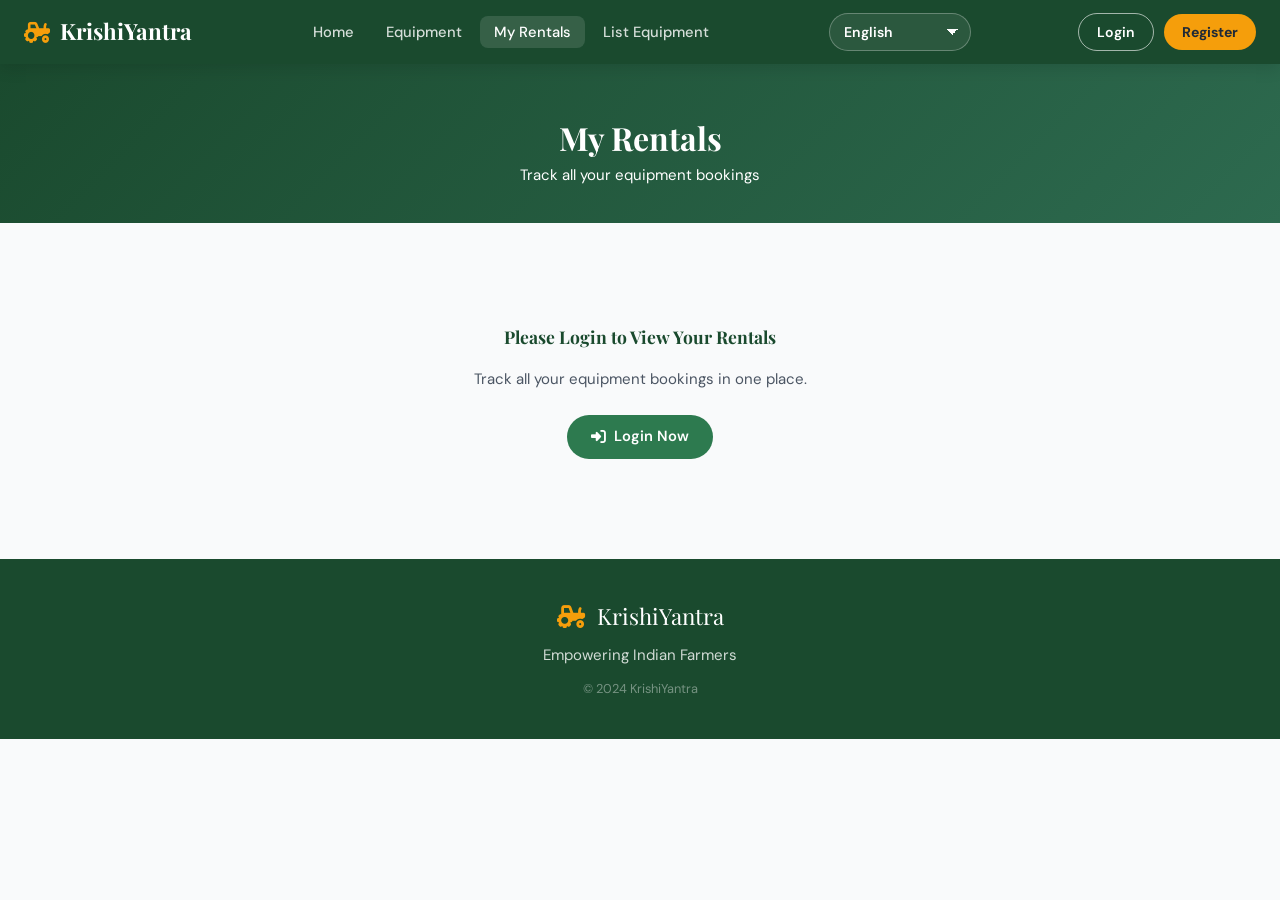
<file: frontend/pages/my-rentals.html>
<!DOCTYPE html>
<html lang="en">
<head>
  <meta charset="UTF-8"/>
  <meta name="viewport" content="width=device-width, initial-scale=1.0"/>
  <title>My Rentals - KrishiYantra</title>
  <link rel="stylesheet" href="../css/main.css"/>
  <link href="https://fonts.googleapis.com/css2?family=Playfair+Display:wght@700;900&family=DM+Sans:wght@400;500;600&display=swap" rel="stylesheet"/>
  <link rel="stylesheet" href="https://cdnjs.cloudflare.com/ajax/libs/font-awesome/6.5.0/css/all.min.css"/>
  <style>
    .page-header { background: linear-gradient(135deg, var(--green-dark), #2d6a4f); color: white; padding: 48px 24px 36px; text-align: center; }
    .page-header h1 { font-family: 'Playfair Display', serif; font-size: 2rem; }
    .rentals-page { max-width: 900px; margin: 40px auto; padding: 0 24px; }
    .tab-nav { display: flex; gap: 4px; background: var(--gray-100); border-radius: var(--radius); padding: 4px; margin-bottom: 24px; }
    .tab-btn {
      flex: 1; padding: 10px 16px; border: none; background: none;
      border-radius: calc(var(--radius) - 4px); font-family: inherit;
      font-size: 0.88rem; font-weight: 600; cursor: pointer; color: var(--gray-600);
      transition: var(--transition);
    }
    .tab-btn.active { background: var(--white); color: var(--green-dark); box-shadow: var(--shadow-sm); }
    .rental-card {
      background: var(--white); border-radius: var(--radius); border: 1px solid var(--gray-200);
      padding: 20px; margin-bottom: 16px; display: flex; gap: 16px; align-items: flex-start;
      box-shadow: var(--shadow-sm); transition: var(--transition);
    }
    .rental-card:hover { box-shadow: var(--shadow-md); }
    .rental-icon { font-size: 2.5rem; flex-shrink: 0; }
    .rental-info { flex: 1; }
    .rental-info h4 { font-weight: 700; color: var(--green-dark); margin-bottom: 6px; }
    .rental-meta { font-size: 0.82rem; color: var(--gray-600); display: flex; flex-wrap: wrap; gap: 12px; }
    .rental-meta span { display: flex; align-items: center; gap: 5px; }
    .rental-amount { font-weight: 700; color: var(--green-mid); font-size: 1.1rem; white-space: nowrap; }
    .rating-wrap { margin-top: 10px; display: flex; align-items: center; gap: 10px; flex-wrap: wrap; }
    .rating-stars { color: #f59e0b; font-size: 0.9rem; font-weight: 700; }
    .rating-note { font-size: 0.78rem; color: var(--gray-600); }
    .rental-actions { display: flex; flex-direction: column; align-items: flex-end; gap: 10px; }
    .btn-cancel-booking {
      display: inline-flex; align-items: center; gap: 8px;
      border: 1px solid #dc2626; background: #fff1f2; color: #b91c1c;
      border-radius: 999px; padding: 7px 12px; font-size: 0.76rem; font-weight: 700;
      cursor: pointer; transition: var(--transition);
    }
    .btn-cancel-booking:hover { background: #ffe4e6; transform: translateY(-1px); }
    .btn-cancel-booking:disabled { opacity: 0.65; cursor: not-allowed; transform: none; }
    .no-rentals { text-align: center; padding: 60px; color: var(--gray-400); }
    .no-rentals i { font-size: 3rem; display: block; margin-bottom: 16px; }
    .login-prompt { text-align: center; padding: 60px; }
    .login-prompt h3 { font-family: 'Playfair Display', serif; color: var(--green-dark); margin-bottom: 16px; }
  </style>
</head>
<body>
  <nav class="navbar">
    <div class="nav-brand"><i class="fa-solid fa-tractor"></i><span>KrishiYantra</span></div>
    <ul class="nav-links" id="navLinks">
      <li><a href="../index.html">Home</a></li><li><a href="equipment.html">Equipment</a></li>
      <li><a href="my-rentals.html" class="active">My Rentals</a></li><li><a href="list-equipment.html">List Equipment</a></li>
    </ul>
    <div class="nav-auth" id="navAuth">
      <a href="login.html" class="btn-outline">Login</a>
      <a href="register.html" class="btn-primary">Register</a>
    </div>
    <button class="hamburger" id="hamburger"><i class="fa-solid fa-bars"></i></button>
  </nav>

  <div class="page-header">
    <h1>My Rentals</h1>
    <p>Track all your equipment bookings</p>
  </div>

  <div class="rentals-page" id="pageContent">
    <div class="loading-spinner"><i class="fa-solid fa-spinner fa-spin"></i> Loading...</div>
  </div>

  <footer class="footer">
    <div class="footer-brand"><i class="fa-solid fa-tractor"></i> KrishiYantra</div>
    <p>Empowering Indian Farmers</p>
    <p class="footer-copy">© 2024 KrishiYantra</p>
  </footer>

  <script src="../js/main.js"></script>
  <script>
    const ICONS = { tractor:'🚜', harvester:'🌾', rotavator:'⚙️', sprayer:'💧', thresher:'🌿', plough:'🔧', seeder:'🌱', pump:'🪣' };

    function toStars(value) {
      const count = Math.max(0, Math.min(5, Number(value || 0)));
      return '★'.repeat(count) + '☆'.repeat(5 - count);
    }

    async function init() {
      const page = document.getElementById('pageContent');
      if (!isLoggedIn()) {
        page.innerHTML = `
          <div class="login-prompt">
            <h3>Please Login to View Your Rentals</h3>
            <p style="color:var(--gray-600);margin-bottom:24px">Track all your equipment bookings in one place.</p>
            <a href="login.html?redirect=my-rentals.html" class="btn-green" style="display:inline-flex">
              <i class="fa-solid fa-right-to-bracket"></i> Login Now
            </a>
          </div>`;
        return;
      }

      page.innerHTML = `
        <div class="tab-nav">
          <button class="tab-btn active" onclick="switchTab('renting', this)">Equipment I'm Renting</button>
          <button class="tab-btn" onclick="switchTab('listing', this)">My Listed Equipment</button>
        </div>
        <div id="tabContent"><div class="loading-spinner"><i class="fa-solid fa-spinner fa-spin"></i></div></div>
      `;
      loadRentals('renting');
      startAutoRefresh();
    }

    let currentTab = 'renting';
    let autoRefreshTimer = null;
    const AUTO_REFRESH_INTERVAL = 5000; // 5 seconds
    const cancellingRentals = new Set();

    function switchTab(tab, btn) {
      currentTab = tab;
      document.querySelectorAll('.tab-btn').forEach(b => b.classList.remove('active'));
      btn.classList.add('active');
      loadRentals(tab);
    }

    function startAutoRefresh() {
      if (autoRefreshTimer) clearInterval(autoRefreshTimer);
      autoRefreshTimer = setInterval(() => {
        if (document.hidden) return; // Pause if tab is not visible
        loadRentals(currentTab);
      }, AUTO_REFRESH_INTERVAL);
    }

    function stopAutoRefresh() {
      if (autoRefreshTimer) {
        clearInterval(autoRefreshTimer);
        autoRefreshTimer = null;
      }
    }

    // Listen for visibility changes
    document.addEventListener('visibilitychange', () => {
      if (document.hidden) stopAutoRefresh();
      else startAutoRefresh();
    });

    async function loadRentals(tab) {
      const content = document.getElementById('tabContent');
      content.innerHTML = '<div class="loading-spinner"><i class="fa-solid fa-spinner fa-spin"></i> Loading...</div>';
      try {
        const endpoint = tab === 'renting' ? '/rentals/my' : '/equipment/my';
        const res = await apiCall('GET', endpoint, null, true);
        if (tab === 'renting') {
          renderRentals(res.rentals || getDemoRentals());
        } else {
          renderMyEquipment(res.equipment || getDemoMyEquipment());
        }
      } catch(e) {
        if (tab === 'renting') renderRentals(getDemoRentals());
        else renderMyEquipment(getDemoMyEquipment());
      }
    }

    function renderRentals(rentals) {
      const content = document.getElementById('tabContent');
      if (!rentals.length) {
        content.innerHTML = `<div class="no-rentals"><i class="fa-solid fa-calendar-xmark"></i>No rentals yet.<br/><a href="equipment.html" class="btn-green" style="display:inline-flex;margin-top:20px">Browse Equipment</a></div>`;
        return;
      }
      content.innerHTML = rentals.map(r => {
        const statusBadge = r.status === 'confirmed' ? 'badge-green' : r.status === 'pending' ? 'badge-amber' : 'badge-red';
        const mapsUrl = `https://www.google.com/maps/search/?api=1&query=${encodeURIComponent(r.delivery_address || '')}`;
        const ratingValue = Number(r.farmer_rating || 0);
        const normalizedStatus = String(r.status || '').toLowerCase();
        const isCompleted = normalizedStatus === 'completed';
        const canCancel = normalizedStatus === 'pending' || normalizedStatus === 'confirmed';
        const isCancelling = cancellingRentals.has(String(r._id));
        const ratingHtml = isCompleted
          ? `<div class="rating-wrap">
              <span class="rating-stars">${ratingValue > 0 ? toStars(ratingValue) : 'Not rated yet'}</span>
              <button class="btn-outline" style="padding:6px 12px;font-size:0.76rem;" onclick="rateEquipment('${r._id}', ${ratingValue})">
                <i class="fa-solid fa-star"></i> ${ratingValue > 0 ? 'Update Rating' : 'Rate Equipment'}
              </button>
              ${ratingValue > 0 ? `<span class="rating-note">Your rating: ${ratingValue}/5</span>` : ''}
            </div>`
          : '';
        return `
          <div class="rental-card">
            <div class="rental-icon">${ICONS[r.category]||'🚜'}</div>
            <div class="rental-info">
              <h4>${r.equipment_name}</h4>
              <div class="rental-meta">
                <span><i class="fa-solid fa-calendar"></i> ${r.start_date} → ${r.end_date}</span>
                <span><i class="fa-solid fa-location-dot"></i> ${r.delivery_address}</span>
                <span class="badge ${statusBadge}">${r.status}</span>
              </div>
              ${ratingHtml}
            </div>
            <div class="rental-actions">
              <div class="rental-amount">₹${r.total_amount}</div>
              <a href="${mapsUrl}" target="_blank" rel="noopener noreferrer" class="btn-map-bold">
                <i class="fa-solid fa-map-location-dot"></i> View Map
              </a>
              <button class="btn-outline" style="padding:6px 12px;font-size:0.76rem;" onclick="raiseDispute('${r._id}')">
                <i class="fa-solid fa-scale-balanced"></i> Raise Dispute
              </button>
              ${canCancel ? `<button class="btn-cancel-booking" onclick="cancelBooking('${r._id}')" ${isCancelling ? 'disabled' : ''}>
                <i class="fa-solid fa-ban"></i> ${isCancelling ? 'Cancelling...' : 'Cancel Booking'}
              </button>` : ''}
            </div>
          </div>
        `;
      }).join('');
    }

    async function cancelBooking(rentalId) {
      const confirmed = window.confirm('Cancel this booking request? This action cannot be undone.');
      if (!confirmed) return;

      const id = String(rentalId);
      if (cancellingRentals.has(id)) return;

      cancellingRentals.add(id);
      loadRentals(currentTab);

      try {
        await apiCall('PUT', `/rentals/${id}/status`, { status: 'cancelled' }, true);
        alert('Booking cancelled successfully.');
      } catch (e) {
        alert(e.message || 'Unable to cancel booking right now.');
      } finally {
        cancellingRentals.delete(id);
        loadRentals(currentTab);
      }
    }

    async function rateEquipment(rentalId, currentRating) {
      const raw = window.prompt('Rate this equipment from 1 to 5', String(currentRating || '5'));
      if (raw === null) return;

      const rating = Number(raw);
      if (!Number.isInteger(rating) || rating < 1 || rating > 5) {
        alert('Please enter an integer rating between 1 and 5.');
        return;
      }

      const reviewInput = window.prompt('Optional review (max 500 characters):', '');
      if (reviewInput === null) return;
      const review = String(reviewInput || '').trim();
      if (review.length > 500) {
        alert('Review is too long. Maximum 500 characters allowed.');
        return;
      }

      try {
        await apiCall('PUT', `/rentals/${rentalId}/rating`, { rating, review }, true);
        alert('Rating submitted successfully.');
        loadRentals(currentTab);
      } catch (e) {
        alert(e.message || 'Unable to submit rating right now.');
      }
    }

    async function raiseDispute(rentalId) {
      const issue_type = window.prompt('Issue type (payment/damage/delivery/quality/other):', 'other');
      if (issue_type === null) return;
      const description = window.prompt('Describe the issue in detail:');
      if (!description || !description.trim()) return;

      try {
        await apiCall('POST', '/admin/disputes', {
          rental_id: rentalId,
          issue_type,
          description: description.trim()
        }, true);
        alert('Dispute submitted. Admin team will review it.');
      } catch (e) {
        alert(e.message || 'Unable to submit dispute right now.');
      }
    }

    function renderMyEquipment(equipment) {
      const content = document.getElementById('tabContent');
      if (!equipment.length) {
        content.innerHTML = `<div class="no-rentals"><i class="fa-solid fa-tractor"></i>No equipment listed yet.<br/><a href="list-equipment.html" class="btn-green" style="display:inline-flex;margin-top:20px">List Equipment</a></div>`;
        return;
      }
      content.innerHTML = equipment.map(eq => `
        <div class="rental-card">
          <div class="rental-icon">${ICONS[eq.category]||'🚜'}</div>
          <div class="rental-info">
            <h4>${eq.name}</h4>
            <div class="rental-meta">
              <span><i class="fa-solid fa-location-dot"></i> ${eq.location}</span>
              <span class="badge badge-green">${eq.category}</span>
            </div>
          </div>
          <div class="rental-amount">₹${eq.price_per_day}/day</div>
        </div>
      `).join('');
    }

    function getDemoRentals() {
      return [
        { equipment_name:'Mahindra 575 DI Tractor', category:'tractor', start_date:'2024-11-10', end_date:'2024-11-12', delivery_address:'Koregaon, Pune', total_amount:5000, status:'confirmed' },
        { equipment_name:'Power Sprayer 16L', category:'sprayer', start_date:'2024-11-20', end_date:'2024-11-21', delivery_address:'Shirur, Pune', total_amount:600, status:'pending' },
      ];
    }
    function getDemoMyEquipment() {
      return [
        { name:'My Rotavator 7ft', category:'rotavator', location:'Pune', price_per_day:1200 },
      ];
    }

    init();
  </script>
</body>
</html>
</file>
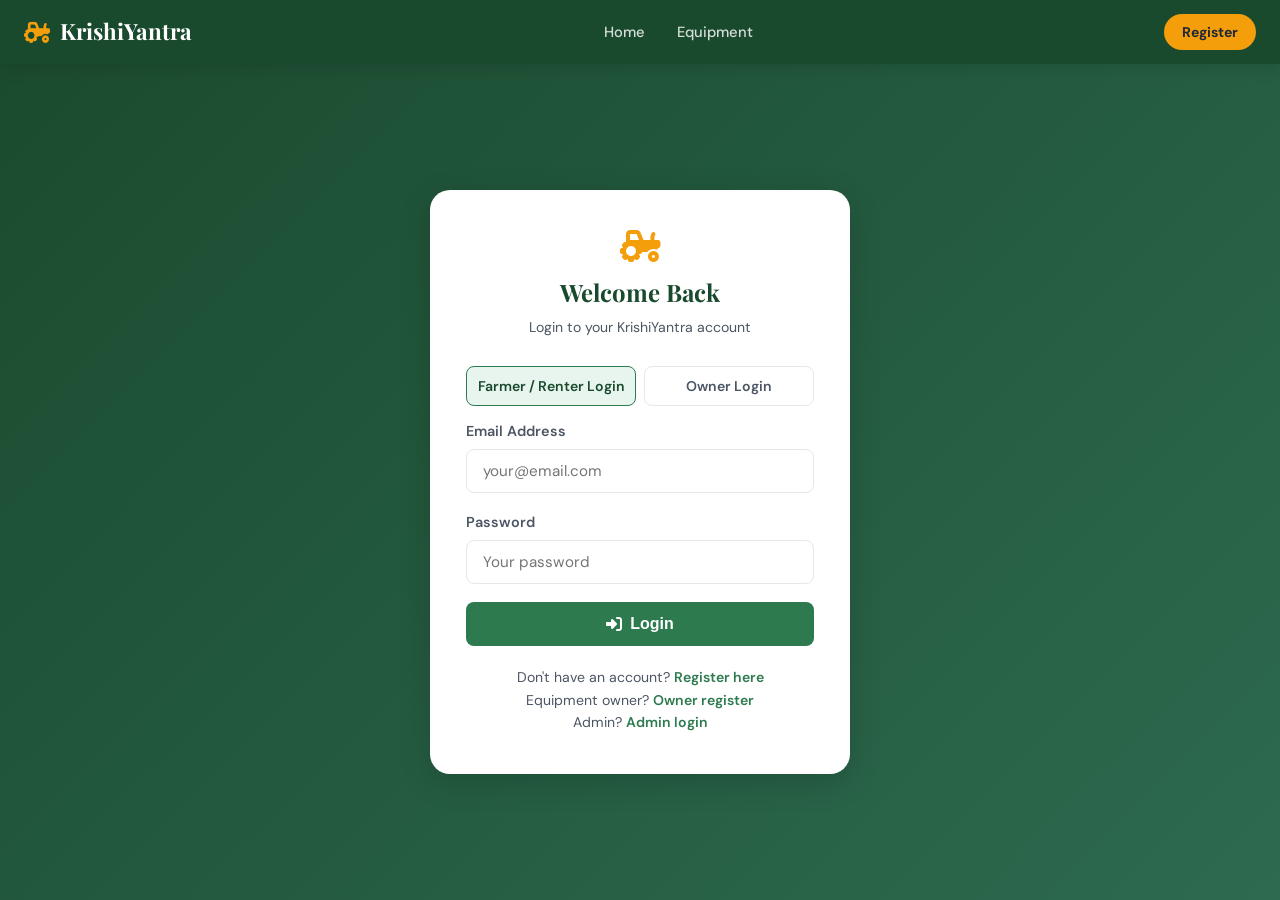
<file: frontend/pages/owner-dashboard.html>
<!DOCTYPE html>
<html lang="en">
<head>
  <meta charset="UTF-8"/>
  <meta name="viewport" content="width=device-width, initial-scale=1.0"/>
  <title>Owner Dashboard - KrishiYantra</title>
  <link rel="stylesheet" href="../css/main.css"/>
  <link href="https://fonts.googleapis.com/css2?family=Playfair+Display:wght@700;900&family=DM+Sans:wght@400;500;600&display=swap" rel="stylesheet"/>
  <link rel="stylesheet" href="https://cdnjs.cloudflare.com/ajax/libs/font-awesome/6.5.0/css/all.min.css"/>
  <style>
    .dashboard-header {
      background: radial-gradient(circle at 15% 20%, #3b8f5f 0%, var(--green-dark) 52%, #153424 100%);
      color: var(--white); padding: 40px 24px 30px;
    }
    .dashboard-header h1 { font-family: 'Playfair Display', serif; font-size: 2rem; }
    .dashboard-header p { color: rgba(255,255,255,0.78); }

    .dashboard-wrap { max-width: 1180px; margin: 28px auto; padding: 0 24px; }

    .quick-options {
      display: flex;
      flex-wrap: wrap;
      gap: 10px;
      margin-bottom: 16px;
    }

    .option-chip {
      display: inline-flex;
      align-items: center;
      gap: 8px;
      text-decoration: none;
      border: 1px solid var(--gray-200);
      border-radius: 999px;
      padding: 8px 14px;
      font-size: 0.84rem;
      font-weight: 700;
      color: var(--green-dark);
      background: linear-gradient(180deg, #f7fffb, #ffffff);
      box-shadow: var(--shadow-sm);
      cursor: pointer;
    }

    .option-chip:hover {
      border-color: #84cc99;
      background: var(--green-pale);
    }

    .stats-grid { display: grid; gap: 14px; grid-template-columns: repeat(4, minmax(0,1fr)); margin-bottom: 24px; }
    .stat-card {
      background: var(--white); border: 1px solid var(--gray-200); border-radius: var(--radius);
      box-shadow: var(--shadow-sm); padding: 16px;
    }
    .stat-label { color: var(--gray-600); font-size: 0.82rem; }
    .stat-value { font-size: 1.45rem; font-weight: 800; color: var(--green-dark); margin-top: 4px; }

    .dashboard-grid { display: grid; grid-template-columns: 1fr 1fr; gap: 18px; }
    .dashboard-grid.single-col { grid-template-columns: 1fr; }
    .panel {
      background: var(--white); border: 1px solid var(--gray-200); border-radius: var(--radius);
      box-shadow: var(--shadow-sm); padding: 18px;
    }
    .panel h3 { font-family: 'Playfair Display', serif; font-size: 1.2rem; color: var(--green-dark); margin-bottom: 14px; }

    .owner-summary {
      display: grid;
      grid-template-columns: repeat(3, minmax(0, 1fr));
      gap: 10px;
      margin-bottom: 14px;
    }

    .summary-chip {
      background: linear-gradient(180deg, var(--green-pale), #f7fffb);
      border: 1px solid var(--gray-200);
      border-radius: var(--radius-sm);
      padding: 12px;
    }

    .summary-label { color: var(--gray-600); font-size: 0.78rem; margin-bottom: 4px; }
    .summary-value { color: var(--green-dark); font-size: 1.1rem; font-weight: 800; }

    .equipment-list, .booking-list { display: grid; gap: 10px; }
    .item-card {
      border: 1px solid var(--gray-200); border-radius: var(--radius-sm); padding: 12px;
      display: grid; gap: 8px;
    }
    .item-top { display: flex; justify-content: space-between; gap: 10px; align-items: flex-start; }
    .item-name { font-weight: 700; color: var(--green-dark); }
    .item-meta { color: var(--gray-600); font-size: 0.84rem; display: flex; gap: 10px; flex-wrap: wrap; }

    .actions { display: flex; gap: 8px; flex-wrap: wrap; }
    .btn-mini {
      border: none; border-radius: 999px; padding: 6px 12px; cursor: pointer;
      font-size: 0.78rem; font-weight: 700;
    }
    .btn-mini.edit { background: #e0f2fe; color: #0369a1; }
    .btn-mini.delete { background: #fee2e2; color: #b91c1c; }
    .btn-mini.ok { background: #dcfce7; color: #166534; }
    .btn-mini.no { background: #fef3c7; color: #92400e; }

    .empty { color: var(--gray-400); text-align: center; padding: 18px; }

    .thumb { width: 68px; height: 68px; border-radius: var(--radius-sm); object-fit: cover; border: 1px solid var(--gray-200); background: var(--green-pale); }

    .panel-head {
      display: flex;
      justify-content: space-between;
      align-items: center;
      gap: 10px;
      margin-bottom: 12px;
      flex-wrap: wrap;
    }

    .panel-head h3 { margin-bottom: 0; }

    .add-box {
      border: 1px solid var(--gray-200);
      border-radius: var(--radius-sm);
      padding: 14px;
      margin-bottom: 14px;
      background: linear-gradient(180deg, #f7fffb, #ffffff);
    }

    .add-box.hidden { display: none; }

    .add-grid {
      display: grid;
      grid-template-columns: repeat(2, minmax(0, 1fr));
      gap: 10px;
    }

    .add-grid .full { grid-column: 1 / -1; }

    .add-grid label {
      display: block;
      font-size: 0.78rem;
      color: var(--gray-600);
      margin-bottom: 5px;
      font-weight: 700;
    }

    .add-grid input,
    .add-grid select,
    .add-grid textarea {
      width: 100%;
      border: 1px solid var(--gray-200);
      border-radius: var(--radius-sm);
      padding: 9px 10px;
      font: inherit;
      color: var(--gray-700);
      background: var(--white);
    }

    .add-grid textarea {
      min-height: 82px;
      resize: vertical;
    }

    .add-actions {
      display: flex;
      gap: 8px;
      justify-content: flex-end;
      margin-top: 12px;
      flex-wrap: wrap;
    }

    @media(max-width:980px) {
      .stats-grid { grid-template-columns: repeat(2, minmax(0,1fr)); }
      .dashboard-grid { grid-template-columns: 1fr; }
    }
    @media(max-width:640px) {
      .owner-summary { grid-template-columns: 1fr; }
      .stats-grid { grid-template-columns: 1fr; }
      .add-grid { grid-template-columns: 1fr; }
    }
  </style>
</head>
<body>
  <nav class="navbar">
    <div class="nav-brand"><i class="fa-solid fa-tractor"></i><span>KrishiYantra</span></div>
    <ul class="nav-links" id="navLinks">
      <li><a href="../index.html">Home</a></li>
      <li><a href="equipment.html">Equipment</a></li>
      <li><a href="owner-dashboard.html" class="active">Owner Dashboard</a></li>
      <li><a href="contact.html">Contact</a></li>
    </ul>
    <div class="nav-auth" id="navAuth">
      <a href="login.html" class="btn-outline">Login</a>
      <a href="register.html" class="btn-primary">Register</a>
    </div>
    <button class="hamburger" id="hamburger"><i class="fa-solid fa-bars"></i></button>
  </nav>

  <div class="dashboard-header">
    <h1>Owner Dashboard</h1>
    <p>Add equipment, manage listings, process bookings, and track earnings.</p>
  </div>

  <div class="dashboard-wrap">
    <div id="alertBox"></div>
    <div id="ownerInfo" class="alert alert-info" style="margin-bottom:14px;"></div>
    <div id="orgInfo" class="alert alert-success" style="margin-bottom:14px;display:none;"></div>

    <div class="quick-options">
      <a class="option-chip" href="equipment.html">
        <i class="fa-solid fa-tractor"></i>
        Equipment
      </a>
      <button type="button" class="option-chip" onclick="toggleAddEquipmentForm(true)">
        <i class="fa-solid fa-plus"></i>
        Add Equipment
      </button>
    </div>

    <div class="stats-grid" id="statsGrid">
      <div class="stat-card"><div class="stat-label">Total Listings</div><div class="stat-value">-</div></div>
      <div class="stat-card"><div class="stat-label">Pending Bookings</div><div class="stat-value">-</div></div>
      <div class="stat-card"><div class="stat-label">Active Bookings</div><div class="stat-value">-</div></div>
      <div class="stat-card"><div class="stat-label">Total Earnings</div><div class="stat-value">-</div></div>
    </div>

    <div class="dashboard-grid">
      <section class="panel">
        <h3><i class="fa-solid fa-coins"></i> Earnings + Booking Requests</h3>
        <div class="owner-summary" id="bookingSummaryStrip"></div>
        <div class="booking-list" id="bookingList"><div class="loading-spinner"><i class="fa-solid fa-spinner fa-spin"></i> Loading...</div></div>
      </section>

      <section class="panel" style="grid-column: 1 / -1;">
        <div class="panel-head">
          <h3><i class="fa-solid fa-list-check"></i> Manage Listings</h3>
          <button type="button" class="btn-mini ok" onclick="toggleAddEquipmentForm()">
            <i class="fa-solid fa-plus"></i> Add Equipment
          </button>
        </div>
        <div id="addEquipmentBox" class="add-box hidden">
          <div class="add-grid">
            <div>
              <label for="addEqName">Equipment Name *</label>
              <input type="text" id="addEqName" placeholder="e.g. Mahindra 575 DI"/>
            </div>
            <div>
              <label for="addEqCategory">Category *</label>
              <select id="addEqCategory">
                <option value="tractor">Tractor</option>
                <option value="harvester">Harvester</option>
                <option value="rotavator">Rotavator</option>
                <option value="sprayer">Sprayer</option>
                <option value="thresher">Thresher</option>
                <option value="plough">Plough</option>
                <option value="seeder">Seeder</option>
                <option value="pump">Water Pump</option>
              </select>
            </div>
            <div>
              <label for="addEqPrice">Price Per Day (Rs.) *</label>
              <input type="number" id="addEqPrice" min="100" placeholder="e.g. 2500"/>
            </div>
            <div>
              <label for="addEqLocation">Location *</label>
              <input type="text" id="addEqLocation" placeholder="Village / City, District"/>
            </div>
            <div class="full">
              <label for="addEqImage">Image URL (optional)</label>
              <input type="url" id="addEqImage" placeholder="https://example.com/equipment.jpg"/>
            </div>
            <div class="full">
              <label for="addEqDescription">Description (optional)</label>
              <textarea id="addEqDescription" placeholder="Brand, model, condition, attachments..."></textarea>
            </div>
          </div>
          <div class="add-actions">
            <button type="button" class="btn-mini no" onclick="toggleAddEquipmentForm(false)">Cancel</button>
            <button type="button" class="btn-mini ok" onclick="submitAddEquipment()">Save Equipment</button>
          </div>
        </div>
        <div class="equipment-list" id="equipmentList"><div class="loading-spinner"><i class="fa-solid fa-spinner fa-spin"></i> Loading...</div></div>
      </section>
    </div>
  </div>

  <script src="../js/main.js"></script>
  <script>
    const safeText = (value) => String(value || '').replace(/[&<>"']/g, (m) => {
      if (m === '&') return '&amp;';
      if (m === '<') return '&lt;';
      if (m === '>') return '&gt;';
      if (m === '"') return '&quot;';
      return '&#39;';
    });
    const CATEGORY_ICONS = {
      tractor: '🚜',
      harvester: '🌾',
      rotavator: '⚙️',
      sprayer: '💧',
      thresher: '🌿',
      plough: '🔧',
      seeder: '🌱',
      pump: '🪣'
    };
    const getCategoryIcon = (category) => {
      const key = String(category || '').trim().toLowerCase();
      return CATEGORY_ICONS[key] || '🚜';
    };
    let ownerEquipment = [];
    let ownerBookings = [];
    let bookingRefreshTimer = null;
    let creatingEquipment = false;

    function normalizeStatus(value) {
      const raw = String(value || '').trim().toLowerCase();
      if (raw === 'confirmed' || raw === 'cancelled' || raw === 'completed') return raw;
      return 'pending';
    }

    function isOngoingBooking(booking) {
      const status = normalizeStatus(booking && booking.status);
      if (status !== 'pending' && status !== 'confirmed') return false;

      const endDate = String((booking && booking.end_date) || '').trim();
      if (!endDate) return true;

      const today = new Date().toISOString().split('T')[0];
      return endDate >= today;
    }

    function requireOwner() {
      const user = getUser();
      if (!isLoggedIn()) {
        window.location.href = 'login.html?redirect=owner-dashboard.html';
        return false;
      }
      if (!user || user.role !== 'owner') {
        showAlert('alertBox', 'Owner account required for dashboard access.', 'error');
        setTimeout(() => { window.location.href = 'login.html?redirect=owner-dashboard.html'; }, 1200);
        return false;
      }
      return true;
    }

    async function ensureApprovedKyc() {
      try {
        const res = await apiCall('GET', '/admin/owner-kyc/status', null, true);
        const owner = res.owner || {};
        const status = String(owner.kyc_status || 'pending').toLowerCase();
        const kycDetails = owner.kyc_details || {};
        const organizationName = String(kycDetails.business_name || '').trim();

        const localUser = getUser() || {};
        localUser.kyc_status = status;
        localUser.organization_name = organizationName;
        localStorage.setItem('user', JSON.stringify(localUser));
        updateNavAuth();

        if (status !== 'approved') {
          window.location.href = 'owner-kyc.html?reason=approval_required';
          return false;
        }

        const orgInfo = document.getElementById('orgInfo');
        if (orgInfo) {
          if (organizationName) {
            orgInfo.style.display = 'block';
            orgInfo.innerHTML = `Organization: <strong>${safeText(organizationName)}</strong>`;
          } else {
            orgInfo.style.display = 'none';
            orgInfo.innerHTML = '';
          }
        }

        return true;
      } catch (_) {
        window.location.href = 'owner-kyc.html?reason=approval_required';
        return false;
      }
    }

    async function initOwnerDashboard() {
      if (!requireOwner()) return;
      const approved = await ensureApprovedKyc();
      if (!approved) return;
      const owner = getUser() || {};
      document.getElementById('ownerInfo').innerHTML = `Logged in as owner: <strong>${safeText(owner.name || 'Unknown')}</strong> (${safeText(owner.email || 'no-email')}). Booking requests are shown only for equipment owned by this account.`;
      await Promise.all([loadEquipment(), loadBookings()]);
      renderStats();
      if (!bookingRefreshTimer) {
        bookingRefreshTimer = setInterval(loadBookings, 12000);
      }
    }

    async function loadEquipment() {
      try {
        const res = await apiCall('GET', '/equipment/my', null, true);
        ownerEquipment = res.equipment || [];
      } catch (e) {
        ownerEquipment = [];
        showAlert('alertBox', e.message || 'Failed to load your listings', 'error');
      }
      renderEquipment();
    }

    async function loadBookings() {
      try {
        const res = await apiCall('GET', '/rentals/owner', null, true);
        ownerBookings = (res.rentals || []).map((b) => ({
          ...b,
          status: normalizeStatus(b.status)
        }));
      } catch (e) {
        ownerBookings = [];
        showAlert('alertBox', e.message || 'Failed to load owner bookings', 'error');
      }
      renderBookings();
    }

    function renderStats() {
      const pending = ownerBookings.filter((b) => normalizeStatus(b.status) === 'pending').length;
      const active = ownerBookings.filter((b) => isOngoingBooking(b)).length;
      const earnings = ownerBookings
        .filter((b) => {
          const status = normalizeStatus(b.status);
          return status === 'confirmed' || status === 'completed';
        })
        .reduce((sum, b) => sum + Number(b.total_amount || 0), 0);

      document.getElementById('statsGrid').innerHTML = `
        <div class="stat-card"><div class="stat-label">Total Listings</div><div class="stat-value">${ownerEquipment.length}</div></div>
        <div class="stat-card"><div class="stat-label">Pending Bookings</div><div class="stat-value">${pending}</div></div>
        <div class="stat-card"><div class="stat-label">Active Bookings</div><div class="stat-value">${active}</div></div>
        <div class="stat-card"><div class="stat-label">Total Earnings</div><div class="stat-value">Rs. ${earnings.toLocaleString('en-IN')}</div></div>
      `;

      const summaryStrip = document.getElementById('bookingSummaryStrip');
      if (summaryStrip) {
        summaryStrip.innerHTML = `
          <div class="summary-chip">
            <div class="summary-label">Booking Requests</div>
            <div class="summary-value">${pending}</div>
          </div>
          <div class="summary-chip">
            <div class="summary-label">Confirmed Earnings</div>
            <div class="summary-value">Rs. ${earnings.toLocaleString('en-IN')}</div>
          </div>
          <div class="summary-chip">
            <div class="summary-label">Active Bookings</div>
            <div class="summary-value">${active}</div>
          </div>
        `;
      }
    }

    function renderEquipment() {
      const wrap = document.getElementById('equipmentList');
      if (!ownerEquipment.length) {
        wrap.innerHTML = '<div class="empty">No listings yet. Use Add Equipment to create your first listing.</div>';
        renderStats();
        return;
      }

      wrap.innerHTML = ownerEquipment.map((eq) => {
        const statusBadge = eq.available !== false ? 'badge-green' : 'badge-red';
        const statusLabel = eq.available !== false ? 'Available' : 'Unavailable';
        const icon = getCategoryIcon(eq.category);
        const image = eq.image_url
          ? `<img class="thumb" src="${safeText(eq.image_url)}" alt="${safeText(eq.name)}" onerror="this.outerHTML='<div class=\'thumb\' style=\'display:flex;align-items:center;justify-content:center;font-size:1.7rem;\'>${icon}</div>'"/>`
          : `<div class="thumb" style="display:flex;align-items:center;justify-content:center;font-size:1.7rem;">${icon}</div>`;

        return `
          <div class="item-card">
            <div class="item-top">
              <div style="display:flex; gap:10px; align-items:center;">
                ${image}
                <div>
                  <div class="item-name">${safeText(eq.name)}</div>
                  <div class="item-meta">
                    <span><i class="fa-solid fa-location-dot"></i> ${safeText(eq.location)}</span>
                    <span><i class="fa-solid fa-money-bill-wave"></i> Rs. ${Number(eq.price_per_day || 0).toLocaleString('en-IN')}/day</span>
                    <span class="badge ${statusBadge}">${statusLabel}</span>
                  </div>
                </div>
              </div>
            </div>
            <div class="actions">
              <button class="btn-mini edit" onclick="toggleAvailability('${eq._id}', ${eq.available !== false ? 'false' : 'true'})">${eq.available !== false ? 'Mark Unavailable' : 'Mark Available'}</button>
              <button class="btn-mini edit" onclick="editPrice('${eq._id}', ${Number(eq.price_per_day || 0)})">Edit Price</button>
              <button class="btn-mini edit" onclick="editLocation('${eq._id}', '${safeText(eq.location)}')">Edit Location</button>
              <button class="btn-mini delete" onclick="deleteListing('${eq._id}')">Delete Listing</button>
            </div>
          </div>
        `;
      }).join('');
      renderStats();
    }

    function renderBookings() {
      const wrap = document.getElementById('bookingList');
      if (!ownerBookings.length) {
        wrap.innerHTML = '<div class="empty">No booking requests for this owner account yet. Try booking one of this owner\'s listings from renter account.</div>';
        renderStats();
        return;
      }

      const sorted = [...ownerBookings].sort((a, b) => {
        const aPending = normalizeStatus(a.status) === 'pending' ? 0 : 1;
        const bPending = normalizeStatus(b.status) === 'pending' ? 0 : 1;
        return aPending - bPending;
      });

      wrap.innerHTML = sorted.map((b) => {
        const status = normalizeStatus(b.status);
        const statusClass = status === 'pending' ? 'badge-amber' : (status === 'confirmed' ? 'badge-green' : 'badge-red');
        const statusText = status === 'pending' ? 'pending confirmation' : status;
        const farmerName = String(b.renter_name || b.farmer_name || '').trim() || 'Farmer';
        const renterPhone = String(b.renter_phone || '').trim();
        const renterEmail = String(b.renter_email || '').trim();
        const renterPhoneHref = renterPhone.replace(/[^\d+]/g, '');
        const renterContactBits = [];
        if (renterPhone) {
          renterContactBits.push(`<span><i class="fa-solid fa-phone"></i> ${safeText(renterPhone)}</span>`);
        }
        if (renterEmail) {
          renterContactBits.push(`<span><i class="fa-solid fa-envelope"></i> ${safeText(renterEmail)}</span>`);
        }
        const renterContactHtml = renterContactBits.length
          ? renterContactBits.join('')
          : '<span><i class="fa-solid fa-circle-info"></i> Contact not available</span>';
        return `
          <div class="item-card">
            <div class="item-top">
              <div>
                <div class="item-name">${safeText(b.equipment_name)}</div>
                <div class="item-meta">
                  <span><i class="fa-solid fa-user"></i> Farmer: ${safeText(farmerName)}</span>
                  ${renterContactHtml}
                  <span><i class="fa-solid fa-calendar"></i> ${safeText(b.start_date)} to ${safeText(b.end_date)}</span>
                  <span><i class="fa-solid fa-money-bill-wave"></i> Rs. ${Number(b.total_amount || 0).toLocaleString('en-IN')}</span>
                  <span class="badge ${statusClass}">${safeText(statusText)}</span>
                </div>
              </div>
            </div>
            <div class="actions">
              ${renterPhone ? `<a class="btn-mini edit" href="tel:${safeText(renterPhoneHref)}"><i class="fa-solid fa-phone"></i> Call Farmer</a>` : ''}
              ${renterEmail ? `<button class="btn-mini edit" onclick="emailFarmerBooking('${b._id}')"><i class="fa-solid fa-envelope"></i> Email Farmer</button>` : ''}
              ${status === 'pending' ? `<button class="btn-mini ok" onclick="updateBookingStatus('${b._id}', 'confirmed')">Accept</button><button class="btn-mini no" onclick="updateBookingStatus('${b._id}', 'cancelled')">Reject</button>` : ''}
              ${status === 'confirmed' ? `<button class="btn-mini edit" onclick="updateBookingStatus('${b._id}', 'completed')">Mark Completed</button>` : ''}
            </div>
          </div>
        `;
      }).join('');
      renderStats();
    }

    async function toggleAvailability(id, available) {
      try {
        await apiCall('PUT', `/equipment/${id}`, { available }, true);
        await loadEquipment();
      } catch (e) {
        showAlert('alertBox', e.message || 'Unable to update listing status.', 'error');
      }
    }

    async function editPrice(id, currentPrice) {
      const value = window.prompt('Enter new price per day', String(currentPrice || ''));
      if (value === null) return;
      const price = Number(value);
      if (!price || price <= 0) {
        showAlert('alertBox', 'Enter a valid price.', 'error');
        return;
      }
      try {
        await apiCall('PUT', `/equipment/${id}`, { price_per_day: price }, true);
        await loadEquipment();
      } catch (e) {
        showAlert('alertBox', e.message || 'Unable to update price.', 'error');
      }
    }

    async function editLocation(id, currentLocation) {
      const value = window.prompt('Enter new location', currentLocation || '');
      if (value === null) return;
      const location = value.trim();
      if (!location) {
        showAlert('alertBox', 'Location cannot be empty.', 'error');
        return;
      }
      try {
        await apiCall('PUT', `/equipment/${id}`, { location }, true);
        await loadEquipment();
      } catch (e) {
        showAlert('alertBox', e.message || 'Unable to update location.', 'error');
      }
    }

    async function deleteListing(id) {
      const ok = window.confirm('Delete this listing? This action cannot be undone.');
      if (!ok) return;
      try {
        await apiCall('DELETE', `/equipment/${id}`, null, true);
        showAlert('alertBox', 'Listing deleted.', 'success');
        await loadEquipment();
      } catch (e) {
        showAlert('alertBox', e.message || 'Unable to delete listing.', 'error');
      }
    }

    function toggleAddEquipmentForm(forceState) {
      const box = document.getElementById('addEquipmentBox');
      if (!box) return;
      const shouldOpen = typeof forceState === 'boolean' ? forceState : box.classList.contains('hidden');
      box.classList.toggle('hidden', !shouldOpen);
      if (shouldOpen) {
        const firstInput = document.getElementById('addEqName');
        if (firstInput) firstInput.focus();
      }
    }

    function resetAddEquipmentForm() {
      document.getElementById('addEqName').value = '';
      document.getElementById('addEqCategory').value = 'tractor';
      document.getElementById('addEqPrice').value = '';
      document.getElementById('addEqLocation').value = '';
      document.getElementById('addEqImage').value = '';
      document.getElementById('addEqDescription').value = '';
    }

    async function submitAddEquipment() {
      if (creatingEquipment) return;

      const name = document.getElementById('addEqName').value.trim();
      const category = document.getElementById('addEqCategory').value;
      const price = Number(document.getElementById('addEqPrice').value || 0);
      const location = document.getElementById('addEqLocation').value.trim();
      const image_url = document.getElementById('addEqImage').value.trim();
      const description = document.getElementById('addEqDescription').value.trim();

      if (!name || !category || !location || price <= 0) {
        showAlert('alertBox', 'Please fill Name, Category, Price, and Location with valid values.', 'error');
        return;
      }

      creatingEquipment = true;
      try {
        await apiCall('POST', '/equipment/', {
          name,
          category,
          price_per_day: Math.round(price),
          location,
          image_url,
          description
        }, true);

        showAlert('alertBox', 'Equipment added successfully.', 'success');
        resetAddEquipmentForm();
        toggleAddEquipmentForm(false);
        await loadEquipment();
      } catch (e) {
        showAlert('alertBox', e.message || 'Unable to add equipment.', 'error');
      } finally {
        creatingEquipment = false;
      }
    }

    async function updateBookingStatus(id, status) {
      try {
        await apiCall('PUT', `/rentals/${id}/status`, { status }, true);
        showAlert('alertBox', `Booking ${status}.`, 'success');
        await loadBookings();
      } catch (e) {
        showAlert('alertBox', e.message || 'Unable to update booking.', 'error');
      }
    }

    async function emailFarmerBooking(id) {
      const booking = ownerBookings.find((entry) => String(entry._id) === String(id));
      if (!booking || !String(booking.renter_email || '').trim()) {
        showAlert('alertBox', 'Farmer email is not available for this booking.', 'error');
        return;
      }

      try {
        await apiCall('POST', `/rentals/${id}/email-confirmation`, {}, true);
        showAlert('alertBox', 'Booking confirmation email sent to farmer.', 'success');
      } catch (e) {
        showAlert('alertBox', e.message || 'Unable to send booking email to farmer.', 'error');
      }
    }

    initOwnerDashboard();
  </script>
</body>
</html>
</file>
<file: frontend/css/main.css>
/* ===== CSS VARIABLES ===== */
:root {
  --green-dark: #1a4a2e;
  --green-mid: #2d7a4f;
  --green-light: #4caf78;
  --green-pale: #e8f5ee;
  --amber: #f59e0b;
  --amber-dark: #d97706;
  --soil: #8B5E3C;
  --white: #ffffff;
  --off-white: #f9fafb;
  --gray-100: #f3f4f6;
  --gray-200: #e5e7eb;
  --gray-400: #9ca3af;
  --gray-600: #4b5563;
  --gray-800: #1f2937;
  --shadow-sm: 0 1px 3px rgba(0,0,0,0.08);
  --shadow-md: 0 4px 16px rgba(0,0,0,0.12);
  --shadow-lg: 0 8px 32px rgba(0,0,0,0.16);
  --radius: 12px;
  --radius-sm: 8px;
  --transition: all 0.25s ease;
}

* { box-sizing: border-box; margin: 0; padding: 0; }
html { scroll-behavior: smooth; }

body {
  font-family: 'DM Sans', sans-serif;
  background: var(--off-white);
  color: var(--gray-800);
  line-height: 1.6;
  font-size: 15px;
}

a { text-decoration: none; color: inherit; }
img { max-width: 100%; }

/* ===== NAVBAR ===== */
.navbar {
  position: sticky; top: 0; z-index: 999;
  display: flex; align-items: center; justify-content: space-between;
  padding: 0 24px; height: 64px;
  background: var(--green-dark);
  box-shadow: var(--shadow-md);
}

.nav-brand {
  display: flex; align-items: center; gap: 10px;
  font-family: 'Playfair Display', serif;
  font-size: 1.4rem; font-weight: 700; color: var(--white);
}
.nav-brand i { color: var(--amber); font-size: 1.3rem; }

.nav-links {
  display: flex; list-style: none; gap: 4px;
}
.nav-links a {
  color: rgba(255,255,255,0.82); padding: 6px 14px;
  border-radius: var(--radius-sm); font-weight: 500;
  transition: var(--transition); font-size: 0.92rem;
}
.nav-links a:hover, .nav-links a.active {
  color: var(--white); background: rgba(255,255,255,0.12);
}

.nav-auth { display: flex; gap: 10px; align-items: center; }

.nav-auth.nav-auth-has-account {
  position: relative;
}

.account-menu {
  position: relative;
}

.account-icon-btn {
  width: 40px;
  height: 40px;
  border-radius: 999px;
  border: 1.5px solid rgba(126, 231, 135, 0.75);
  background: radial-gradient(circle at 30% 20%, rgba(187, 247, 208, 0.55) 0%, rgba(34, 124, 76, 0.56) 65%, rgba(26, 74, 46, 0.85) 100%);
  color: var(--white);
  cursor: pointer;
  display: inline-flex;
  align-items: center;
  justify-content: center;
  font-size: 1.02rem;
  box-shadow: 0 0 0 2px rgba(110, 231, 183, 0.2), 0 8px 18px rgba(10, 30, 20, 0.34);
  transition: transform 0.2s ease, background 0.2s ease, border-color 0.2s ease, box-shadow 0.2s ease;
}

.account-icon-btn:hover,
.account-icon-btn[aria-expanded='true'] {
  transform: translateY(-1px);
  background: radial-gradient(circle at 30% 20%, rgba(220, 252, 231, 0.78) 0%, rgba(34, 147, 89, 0.7) 62%, rgba(22, 101, 52, 0.95) 100%);
  border-color: rgba(167, 243, 208, 0.92);
  box-shadow: 0 0 0 3px rgba(110, 231, 183, 0.28), 0 10px 22px rgba(12, 48, 28, 0.42);
}

.account-dropdown {
  position: absolute;
  top: calc(100% + 10px);
  right: 0;
  width: min(360px, 88vw);
  background: linear-gradient(180deg, #ffffff 0%, #f3fbf6 57%, #edf9f1 100%);
  border: 1px solid #b8dec6;
  border-radius: 16px;
  box-shadow: 0 0 0 1px rgba(74, 222, 128, 0.2), 0 24px 40px rgba(22, 78, 46, 0.26);
  padding: 15px;
  color: var(--gray-800);
  z-index: 1200;
  transform-origin: top right;
  animation: account-pop 0.2s ease;
}

@keyframes account-pop {
  from {
    opacity: 0;
    transform: translateY(-8px) scale(0.98);
  }
  to {
    opacity: 1;
    transform: translateY(0) scale(1);
  }
}

.account-dropdown[hidden] {
  display: none;
}

.account-header {
  display: flex;
  justify-content: space-between;
  align-items: flex-start;
  margin-bottom: 12px;
  gap: 8px;
}

.account-identity {
  display: flex;
  align-items: center;
  gap: 10px;
}

.account-avatar {
  width: 38px;
  height: 38px;
  border-radius: 50%;
  display: inline-flex;
  align-items: center;
  justify-content: center;
  font-size: 0.83rem;
  font-weight: 800;
  letter-spacing: 0.4px;
  color: #1b5e20;
  border: 1px solid #b9dec3;
  background: radial-gradient(circle at top, #ecfff0 0%, #d8f4e0 100%);
}

.account-identity-text {
  display: grid;
  gap: 1px;
}

.account-title {
  font-size: 0.96rem;
  font-weight: 700;
  color: var(--green-dark);
}

.account-subtitle {
  font-size: 0.76rem;
  color: #5e6f63;
}

.account-role-tag {
  font-size: 0.68rem;
  background: linear-gradient(135deg, #d9fbe5, #c5f3d6);
  color: #0f7a39;
  border-radius: 999px;
  border: 1px solid #8fd8a8;
  padding: 4px 9px;
  font-weight: 700;
  box-shadow: inset 0 1px 0 rgba(255, 255, 255, 0.6);
}

.account-info {
  display: grid;
  gap: 4px;
  margin-bottom: 12px;
  font-size: 0.88rem;
  background: linear-gradient(180deg, #f6fcf8, #eef8f1);
  border: 1px solid #d2e9da;
  border-radius: 12px;
  padding: 10px;
}

.account-info-row {
  display: grid;
  grid-template-columns: 86px 1fr;
  gap: 10px;
  padding: 2px 0;
}

.account-info-label {
  color: var(--gray-600);
  font-weight: 600;
}

.account-actions {
  display: flex;
  align-items: center;
  gap: 8px;
  margin-bottom: 11px;
}

.account-inline-btn {
  border: 1px solid #d6e2d8;
  background: #f4faf6;
  color: #30433b;
  border-radius: 999px;
  padding: 7px 13px;
  cursor: pointer;
  font-size: 0.8rem;
  font-weight: 600;
  transition: all 0.2s ease;
}

.account-inline-btn:hover {
  background: #def4e5;
  border-color: #8dc5a0;
}

.account-logout-btn {
  margin-left: auto;
}

.account-save-btn {
  border: none;
  background: linear-gradient(135deg, #30a85f, #1e6e46);
  color: var(--white);
  border-radius: 999px;
  padding: 8px 15px;
  cursor: pointer;
  font-size: 0.82rem;
  font-weight: 700;
  box-shadow: 0 8px 18px rgba(22, 101, 52, 0.35);
}

.account-save-btn:hover {
  background: linear-gradient(135deg, #249553, #165e3a);
}

.account-menu::after {
  content: '';
  position: absolute;
  right: 4px;
  top: -3px;
  width: 12px;
  height: 12px;
  border-radius: 50%;
  background: radial-gradient(circle at 35% 35%, #dcfce7, #22c55e);
  box-shadow: 0 0 0 2px rgba(26, 74, 46, 0.95), 0 0 12px rgba(34, 197, 94, 0.8);
  animation: account-green-pulse 2.2s ease infinite;
}

@keyframes account-green-pulse {
  0%, 100% {
    transform: scale(1);
    box-shadow: 0 0 0 2px rgba(26, 74, 46, 0.95), 0 0 12px rgba(34, 197, 94, 0.72);
  }
  50% {
    transform: scale(1.07);
    box-shadow: 0 0 0 2px rgba(26, 74, 46, 0.95), 0 0 18px rgba(34, 197, 94, 0.95);
  }
}

.account-edit-form[hidden] {
  display: none;
}

.account-edit-form .form-group {
  margin-bottom: 10px;
}

.account-edit-form .form-group label {
  font-size: 0.77rem;
  color: #466154;
  margin-bottom: 5px;
}

.account-edit-form .form-group input {
  padding: 9px 11px;
  border: 1px solid #cfe0d5;
  border-radius: 10px;
  background: #ffffff;
  font-size: 0.86rem;
}

.account-edit-form .form-group input:focus {
  border-color: #4a9b69;
  box-shadow: 0 0 0 3px rgba(74, 155, 105, 0.16);
}

.account-feedback {
  margin-top: 6px;
  margin-bottom: 2px;
}

.account-feedback .alert {
  margin-bottom: 0;
  font-size: 0.8rem;
  padding: 9px 10px;
}

.language-switcher {
  display: flex;
  align-items: center;
}

.language-select {
  appearance: none;
  -webkit-appearance: none;
  -moz-appearance: none;
  background-color: rgba(255,255,255,0.08);
  background-image:
    linear-gradient(45deg, transparent 50%, currentColor 50%),
    linear-gradient(135deg, currentColor 50%, transparent 50%);
  background-position: calc(100% - 18px) 50%, calc(100% - 12px) 50%;
  background-repeat: no-repeat;
  background-size: 6px 6px, 6px 6px;
  border: 1.5px solid rgba(255,255,255,0.28);
  border-radius: 999px;
  color: var(--white);
  cursor: pointer;
  font: inherit;
  font-size: 0.88rem;
  font-weight: 600;
  min-width: 142px;
  padding: 7px 34px 7px 14px;
  transition: var(--transition);
}

.language-select:hover {
  background-color: rgba(255,255,255,0.14);
}

.language-select:focus {
  border-color: var(--amber);
  box-shadow: 0 0 0 3px rgba(245, 158, 11, 0.18);
  outline: none;
}

.language-select option {
  color: var(--gray-800);
}

.translate-widget {
  height: 1px;
  left: -9999px;
  overflow: hidden;
  position: absolute;
  top: auto;
  width: 1px;
}

.btn-outline {
  padding: 7px 18px; border: 1.5px solid rgba(255,255,255,0.6);
  border-radius: 50px; color: var(--white); font-size: 0.88rem;
  font-weight: 600; transition: var(--transition); cursor: pointer;
}
.btn-outline:hover { background: rgba(255,255,255,0.15); }

.btn-primary {
  padding: 7px 18px; background: var(--amber);
  border: none; border-radius: 50px; color: var(--gray-800);
  font-size: 0.88rem; font-weight: 700; transition: var(--transition);
  cursor: pointer;
}
.btn-primary:hover { background: var(--amber-dark); color: var(--white); }

.hamburger {
  display: none; background: none; border: none;
  color: var(--white); font-size: 1.3rem; cursor: pointer;
}

/* ===== SECTION UTILITY ===== */
.section { padding: 64px 24px; max-width: 1200px; margin: 0 auto; }
.section-title {
  font-family: 'Playfair Display', serif;
  font-size: 2rem; font-weight: 900; color: var(--green-dark);
  margin-bottom: 36px; text-align: center;
}

/* ===== BUTTONS ===== */
.btn-green {
  display: inline-flex; align-items: center; gap: 8px;
  background: var(--green-mid); color: var(--white);
  padding: 10px 24px; border-radius: 50px;
  font-weight: 600; font-size: 0.92rem; border: none;
  cursor: pointer; transition: var(--transition);
}
.btn-green:hover { background: var(--green-dark); transform: translateY(-1px); }

.btn-amber {
  display: inline-flex; align-items: center; gap: 8px;
  background: var(--amber); color: var(--gray-800);
  padding: 10px 24px; border-radius: 50px;
  font-weight: 700; font-size: 0.92rem; border: none;
  cursor: pointer; transition: var(--transition);
}
.btn-amber:hover { background: var(--amber-dark); color: white; transform: translateY(-1px); }

.btn-map-bold {
  display: inline-flex;
  align-items: center;
  gap: 8px;
  padding: 9px 14px;
  border-radius: 999px;
  border: 2px solid #0b4f9c;
  background: linear-gradient(135deg, #1a73e8, #0b57d0);
  color: #ffffff;
  font-size: 0.84rem;
  font-weight: 800;
  letter-spacing: 0.2px;
  cursor: pointer;
  box-shadow: 0 6px 14px rgba(26, 115, 232, 0.28);
  transition: var(--transition);
}

.btn-map-bold:hover {
  background: linear-gradient(135deg, #0b57d0, #0847ad);
  transform: translateY(-1px);
  box-shadow: 0 8px 18px rgba(11, 87, 208, 0.35);
}

.btn-map-bold:focus-visible {
  outline: 3px solid rgba(26, 115, 232, 0.28);
  outline-offset: 2px;
}

/* ===== CARDS ===== */
.equipment-card {
  background: var(--white); border-radius: var(--radius);
  box-shadow: var(--shadow-sm); overflow: hidden;
  transition: var(--transition);
  border: 1px solid var(--gray-200);
}
.equipment-card:hover {
  box-shadow: var(--shadow-lg); transform: translateY(-4px);
}
.equipment-card .card-img {
  width: 100%; height: 180px; object-fit: cover;
  background: var(--green-pale);
  display: flex; align-items: center; justify-content: center;
  font-size: 4rem;
}
.equipment-card .card-img img {
  width: 100%;
  height: 100%;
  object-fit: cover;
}
.equipment-card .card-body { padding: 16px; }
.equipment-card .card-title {
  font-family: 'Playfair Display', serif;
  font-size: 1.1rem; font-weight: 700; margin-bottom: 6px;
  color: var(--green-dark);
}
.equipment-card .card-meta {
  font-size: 0.82rem; color: var(--gray-600); margin-bottom: 10px;
  display: flex; align-items: center; gap: 12px;
}
.equipment-card .card-price {
  font-size: 1.1rem; font-weight: 700; color: var(--green-mid);
  margin-bottom: 12px;
}
.equipment-card .card-price span { font-size: 0.78rem; color: var(--gray-400); font-weight: 400; }
.equipment-card .card-unavailable-note {
  font-size: 0.8rem;
  color: #b45309;
  margin-bottom: 10px;
}

/* ===== FORM ===== */
.form-group { margin-bottom: 18px; }
.form-group label { display: block; font-weight: 600; margin-bottom: 6px; font-size: 0.9rem; color: var(--gray-600); }
.form-group input,
.form-group select,
.form-group textarea {
  width: 100%; padding: 11px 16px;
  border: 1.5px solid var(--gray-200); border-radius: var(--radius-sm);
  font-family: 'DM Sans', sans-serif; font-size: 0.95rem;
  background: var(--white); color: var(--gray-800);
  transition: border-color 0.2s;
}
.form-group input:focus,
.form-group select:focus,
.form-group textarea:focus {
  outline: none; border-color: var(--green-mid);
}
.form-group textarea { resize: vertical; min-height: 100px; }

/* ===== BADGE ===== */
.badge {
  display: inline-block; padding: 3px 10px;
  border-radius: 50px; font-size: 0.72rem; font-weight: 600;
}
.badge-green { background: #dcfce7; color: #15803d; }
.badge-amber { background: #fef3c7; color: #b45309; }
.badge-red { background: #fee2e2; color: #dc2626; }

/* ===== ALERT ===== */
.alert { padding: 12px 18px; border-radius: var(--radius-sm); margin-bottom: 16px; font-size: 0.92rem; }
.alert-success { background: #dcfce7; color: #15803d; border-left: 4px solid #22c55e; }
.alert-error { background: #fee2e2; color: #dc2626; border-left: 4px solid #ef4444; }
.alert-info { background: #e0f2fe; color: #0369a1; border-left: 4px solid #38bdf8; }

/* ===== LOADING ===== */
.loading-spinner { text-align: center; padding: 40px; color: var(--gray-400); font-size: 1.1rem; }

/* ===== FOOTER ===== */
.footer {
  background: var(--green-dark); color: rgba(255,255,255,0.8);
  text-align: center; padding: 40px 24px; margin-top: 40px;
}
.footer-brand {
  font-family: 'Playfair Display', serif;
  font-size: 1.4rem; color: var(--white); margin-bottom: 8px;
}
.footer-brand i { color: var(--amber); margin-right: 6px; }
.footer-links { display: flex; gap: 20px; justify-content: center; margin: 16px 0; }
.footer-links a { color: rgba(255,255,255,0.7); font-size: 0.88rem; }
.footer-links a:hover { color: var(--amber); }
.footer-copy { font-size: 0.8rem; color: rgba(255,255,255,0.4); margin-top: 12px; }

/* ===== RESPONSIVE ===== */
@media (max-width: 768px) {
  .nav-links, .nav-auth { display: none; }
  .nav-auth.nav-auth-has-account {
    display: flex;
    margin-left: auto;
    margin-right: 10px;
  }
  .account-dropdown {
    right: -8px;
  }
  .hamburger { display: block; }
  .nav-links.open {
    display: flex; flex-direction: column; position: absolute;
    top: 64px; left: 0; right: 0;
    background: var(--green-dark); padding: 16px;
    gap: 4px; z-index: 998;
  }
  .section { padding: 40px 16px; }
  .section-title { font-size: 1.6rem; }
}
</file>
